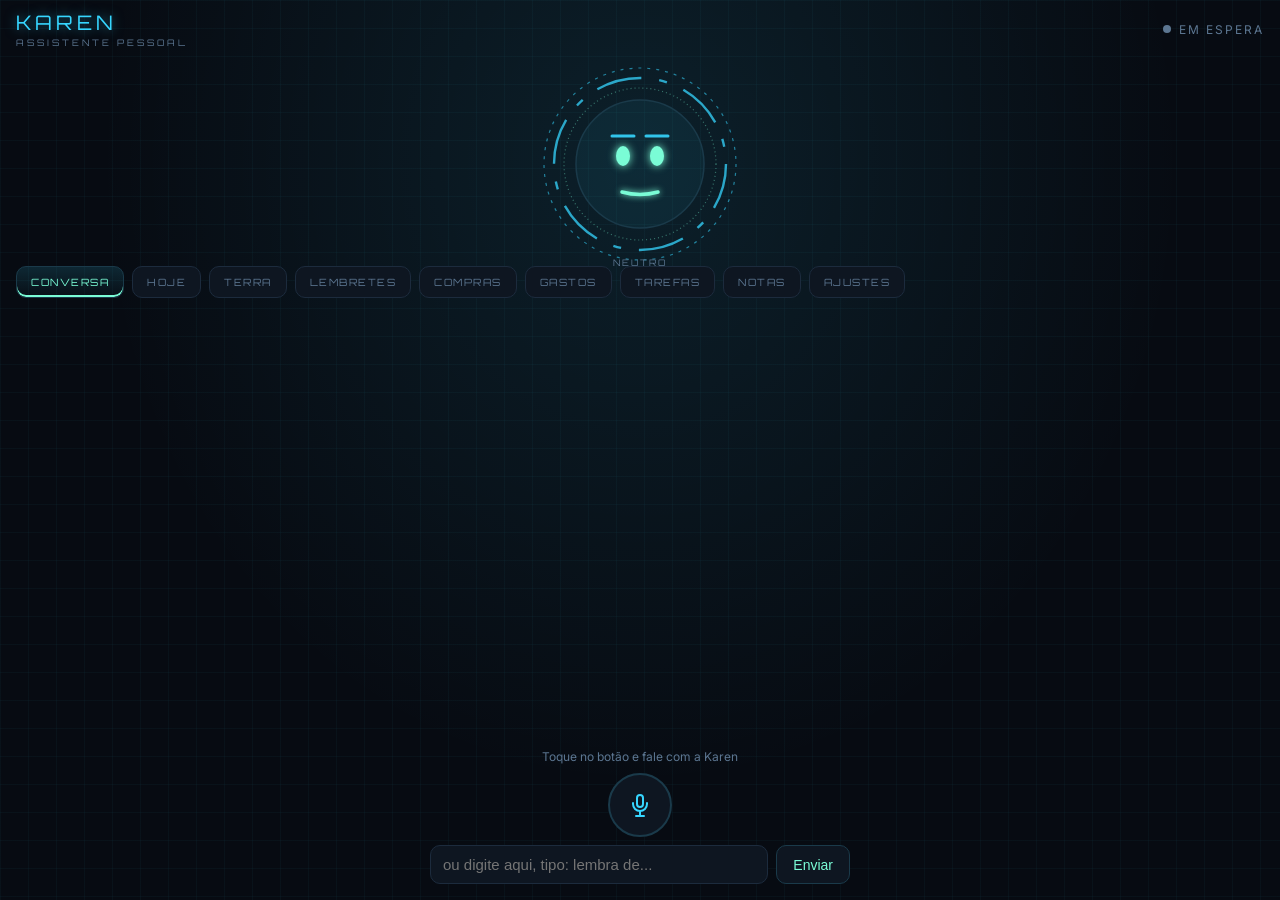
<file: index.html>
<!doctype html>
<html lang="pt-BR">
<head>
<meta charset="utf-8">
<title>Karen</title>
<meta name="viewport" content="width=device-width, initial-scale=1, viewport-fit=cover">
<meta name="theme-color" content="#070b12">
<meta name="apple-mobile-web-app-capable" content="yes">
<meta name="mobile-web-app-capable" content="yes">
<meta name="apple-mobile-web-app-status-bar-style" content="black-translucent">
<meta name="apple-mobile-web-app-title" content="Karen">
<link rel="manifest" href="manifest.webmanifest">
<link rel="icon" href="icons/icon.svg" type="image/svg+xml">
<link rel="apple-touch-icon" href="icons/icon-180.png">
<link rel="preconnect" href="https://fonts.googleapis.com">
<link rel="preconnect" href="https://fonts.gstatic.com" crossorigin>
<link href="https://fonts.googleapis.com/css2?family=Inter:wght@400;500;600&family=Orbitron:wght@500;700&display=swap" rel="stylesheet">
<style>
:root{
  --bg:#070b12; --bg2:#0d141f; --panel:#0e1621; --border:#1c2b3d;
  --text:#dbe8f5; --text-dim:#5c7691; --accent:#36d6ff; --accent-dim:#1a3a4a;
  --accent2:#7afcd6; --danger:#ff5d6c;
  color-scheme: dark;
}
*{box-sizing:border-box}
html,body{height:100%;margin:0}
body{
  background:var(--bg);
  color:var(--text);
  font-family:'Inter',Arial,sans-serif;
  display:flex;
  flex-direction:column;
  overflow:hidden;
  padding-left:max(16px, env(safe-area-inset-left,0px));
  padding-right:max(16px, env(safe-area-inset-right,0px));
}
.brand{font-family:'Orbitron',Arial,sans-serif}

.topbar{
  display:flex;align-items:center;justify-content:space-between;
  padding:calc(10px + env(safe-area-inset-top,0px)) 0 10px;flex-shrink:0;
}
.brand{font-size:20px;letter-spacing:4px;color:var(--accent);text-transform:uppercase}
.status{font-size:12px;color:var(--text-dim);letter-spacing:2px;text-transform:uppercase;display:flex;align-items:center;gap:8px}
.status-dot{width:8px;height:8px;border-radius:50%;background:var(--text-dim);transition:background .3s,box-shadow .3s}
.status-dot.live{background:var(--accent2);box-shadow:0 0 10px var(--accent2)}

.core-wrap{
  flex-shrink:0;display:flex;align-items:center;justify-content:center;
  padding:6px 0 2px;position:relative;
}
.core{position:relative}
.core svg{width:100%;height:100%;display:block;overflow:visible}
@keyframes spin{from{transform:rotate(0deg)}to{transform:rotate(360deg)}}

.panel{flex:1;min-height:0;display:flex;flex-direction:column;gap:10px;overflow:hidden}
.tabs{display:flex;gap:8px;flex-shrink:0;overflow-x:auto;scrollbar-width:none;-webkit-overflow-scrolling:touch}
.tabs::-webkit-scrollbar{display:none}
.tab{
  flex:0 0 auto;text-align:center;padding:9px 14px;border-radius:10px;
  font-size:12px;letter-spacing:1px;text-transform:uppercase;color:var(--text-dim);
  background:var(--panel);border:1px solid var(--border);cursor:pointer;
  white-space:nowrap;
}
.tab.active{color:var(--accent2);border-color:var(--accent-dim)}

.view{flex:1;min-height:0;overflow-y:auto;display:none;flex-direction:column;gap:10px;padding:4px 2px 8px}
.view.active{display:flex}

.line{font-size:15px;line-height:1.45;max-width:92%}
.line.user{color:var(--text);align-self:flex-end;text-align:right}
.line.jarvis{color:var(--accent2)}
.line .who{display:block;font-size:11px;letter-spacing:2px;text-transform:uppercase;color:var(--text-dim);margin-bottom:2px}

.reminder{
  display:flex;align-items:center;gap:10px;
  background:var(--panel);border:1px solid var(--border);border-radius:12px;
  padding:12px 14px;
}
.reminder .txt{flex:1;font-size:15px;line-height:1.3;min-width:0}
.reminder .when{display:block;font-size:11px;color:var(--text-dim);margin-top:2px}
.reminder .del{
  background:none;border:none;color:var(--danger);font-size:18px;line-height:1;
  padding:4px 6px;cursor:pointer;flex-shrink:0;
}
.empty{color:var(--text-dim);font-size:14px;text-align:center;padding:30px 10px}

.total-card{
  background:var(--panel);border:1px solid var(--accent-dim);border-radius:14px;
  padding:16px 18px;display:flex;flex-direction:column;gap:2px;flex-shrink:0;
}
.total-card .label{font-size:11px;letter-spacing:2px;text-transform:uppercase;color:var(--text-dim)}
.total-card .value{font-size:30px;font-weight:600;color:var(--accent2);font-variant-numeric:tabular-nums}

.expense{
  display:flex;align-items:center;gap:10px;
  background:var(--panel);border:1px solid var(--border);border-radius:12px;
  padding:12px 14px;
}
.expense .txt{flex:1;font-size:15px;line-height:1.3;min-width:0}
.expense .when{display:block;font-size:11px;color:var(--text-dim);margin-top:2px}
.expense .valor{font-size:16px;font-weight:600;color:var(--accent2);font-variant-numeric:tabular-nums;white-space:nowrap}
.expense .del{
  background:none;border:none;color:var(--danger);font-size:18px;line-height:1;
  padding:4px 0 4px 6px;cursor:pointer;flex-shrink:0;
}

.task{
  display:flex;align-items:center;gap:10px;
  background:var(--panel);border:1px solid var(--border);border-radius:12px;
  padding:12px 14px;
}
.task .check{
  width:22px;height:22px;border-radius:50%;border:2px solid var(--accent-dim);
  display:flex;align-items:center;justify-content:center;flex-shrink:0;
  background:none;color:var(--accent2);font-size:13px;cursor:pointer;padding:0;
}
.task.done .check{background:var(--accent-dim);border-color:var(--accent2)}
.task .txt{flex:1;font-size:15px;line-height:1.3;min-width:0}
.task.done .txt{color:var(--text-dim);text-decoration:line-through}
.task .del{
  background:none;border:none;color:var(--danger);font-size:18px;line-height:1;
  padding:4px 0 4px 6px;cursor:pointer;flex-shrink:0;
}

.cart-item{
  display:flex;align-items:center;gap:10px;
  background:var(--panel);border:1px solid var(--border);border-radius:12px;
  padding:12px 14px;
}
.cart-item .check{
  width:22px;height:22px;border-radius:50%;border:2px solid var(--accent-dim);
  display:flex;align-items:center;justify-content:center;flex-shrink:0;
  background:none;color:var(--accent2);font-size:13px;cursor:pointer;padding:0;
}
.cart-item.done .check{background:var(--accent-dim);border-color:var(--accent2)}
.cart-item .txt{flex:1;font-size:15px;line-height:1.3;min-width:0}
.cart-item.done .txt{color:var(--text-dim);text-decoration:line-through}
.cart-item .valor{font-size:14px;color:var(--text-dim);font-variant-numeric:tabular-nums;white-space:nowrap}
.cart-item .del{
  background:none;border:none;color:var(--danger);font-size:18px;line-height:1;
  padding:4px 0 4px 6px;cursor:pointer;flex-shrink:0;
}

.timer-pill{
  display:none;align-items:center;gap:8px;align-self:center;
  background:var(--panel);border:1px solid var(--accent-dim);border-radius:999px;
  padding:6px 16px;margin-bottom:4px;flex-shrink:0;
}
.timer-pill.active{display:flex}
.timer-pill .t{font-size:16px;font-weight:600;color:var(--accent2);font-variant-numeric:tabular-nums}
.timer-pill .cancel{background:none;border:none;color:var(--text-dim);font-size:14px;cursor:pointer}
.controls{
  flex-shrink:0;display:flex;flex-direction:column;align-items:center;gap:8px;
  padding:10px 0 max(16px, env(safe-area-inset-bottom,0px));
}
.hint{font-size:12px;color:var(--text-dim);text-align:center;min-height:16px}
.mic-btn{
  width:64px;height:64px;border-radius:50%;
  background:var(--panel);border:2px solid var(--accent-dim);
  color:var(--accent);
  display:flex;align-items:center;justify-content:center;
  cursor:pointer;transition:border-color .2s,color .2s,transform .1s;
}
.mic-btn:active{transform:scale(.95)}
.mic-btn.on{border-color:var(--accent);color:var(--accent2);box-shadow:0 0 24px var(--accent-dim)}
.mic-btn svg{width:24px;height:24px}

.type-row{display:flex;gap:8px;width:100%;max-width:420px}
.type-row input{
  flex:1;min-width:0;background:var(--panel);border:1px solid var(--border);border-radius:10px;
  color:var(--text);font-size:15px;padding:10px 12px;
}
.type-row input:focus{outline:none;border-color:var(--accent-dim)}
.type-row button{
  background:var(--panel);border:1px solid var(--accent-dim);color:var(--accent2);
  border-radius:10px;padding:0 16px;font-size:14px;cursor:pointer;
}

/* ---------- visual tecnológico ---------- */
body{
  background:
    radial-gradient(ellipse at 50% 18%, rgba(54,214,255,.10), transparent 60%),
    linear-gradient(rgba(54,214,255,.035) 1px, transparent 1px) 0 0/100% 28px,
    linear-gradient(90deg, rgba(54,214,255,.035) 1px, transparent 1px) 0 0/28px 100%,
    var(--bg);
}
.brand{text-shadow:0 0 12px rgba(54,214,255,.55)}
.brand small{font-size:9px;letter-spacing:3px;color:var(--text-dim);display:block;margin-top:2px;text-shadow:none}
.tab{font-family:'Orbitron',Arial,sans-serif;font-size:10px;letter-spacing:1.5px}
.tab.active{background:linear-gradient(180deg,rgba(54,214,255,.14),rgba(54,214,255,.02));box-shadow:inset 0 -2px 0 var(--accent2)}
.reminder,.expense,.task,.cart-item,.agenda-item,.total-card,.card{position:relative}
.reminder::before,.expense::before,.task::before,.cart-item::before,.agenda-item::before,.card::before{
  content:"";position:absolute;left:-1px;top:-1px;width:10px;height:10px;
  border-left:2px solid var(--accent);border-top:2px solid var(--accent);border-top-left-radius:12px;opacity:.7;
}

/* ---------- rosto com expressões ---------- */
.core{width:min(46vw,200px);height:min(46vw,200px);transition:width .3s,height .3s;cursor:pointer;-webkit-tap-highlight-color:transparent}
body.modo-terra .core{width:84px;height:84px}
.hud-ring{fill:none;stroke:var(--accent);stroke-width:1.2;opacity:.55;transform-origin:100px 100px}
.hud-ring.r1{stroke-dasharray:3 6;animation:spin 30s linear infinite}
.hud-ring.r2{stroke-dasharray:46 18 8 18;stroke-width:2.4;opacity:.75;animation:spin 14s linear infinite reverse}
.hud-ring.r3{stroke:var(--accent2);stroke-dasharray:1 3;opacity:.4;animation:spin 50s linear infinite}
.core.listening .hud-ring.r2{animation-duration:3s;stroke:var(--accent2)}
.core.speaking .hud-ring.r2{animation-duration:5s}
.face-plate{fill:rgba(54,214,255,.06);stroke:var(--accent-dim);stroke-width:1.5}
.core.listening .face-plate{fill:rgba(122,252,214,.10);stroke:var(--accent2)}
.core.alert .face-plate{animation:alerta .4s ease-in-out infinite}
@keyframes alerta{50%{fill:rgba(255,93,108,.22)}}
.feature{transform-box:fill-box;transform-origin:center;transition:transform .28s ease}
.eye{fill:var(--accent2);filter:drop-shadow(0 0 4px var(--accent2))}
.blinker{transform-box:fill-box;transform-origin:center;animation:piscar 5.5s infinite}
@keyframes piscar{0%,95%,100%{transform:scaleY(1)}97%{transform:scaleY(.08)}}
.brow{stroke:var(--accent);stroke-width:3;stroke-linecap:round;opacity:.9}
.mouth{fill:none;stroke:var(--accent2);stroke-width:3.4;stroke-linecap:round;stroke-linejoin:round;filter:drop-shadow(0 0 3px var(--accent2))}
.expr-label{position:absolute;bottom:-4px;left:50%;transform:translateX(-50%);font-size:9px;letter-spacing:2px;text-transform:uppercase;color:var(--text-dim);font-family:'Orbitron',Arial,sans-serif;white-space:nowrap}
body.modo-terra .expr-label{display:none}

/* ---------- agenda do dia ---------- */
.day-head{display:flex;align-items:baseline;justify-content:space-between;gap:10px;flex-shrink:0}
.day-head .d{font-family:'Orbitron',Arial,sans-serif;font-size:13px;letter-spacing:2px;color:var(--accent);text-transform:uppercase}
.day-head .n{font-size:12px;color:var(--text-dim)}
.section-t{font-size:11px;letter-spacing:2px;text-transform:uppercase;color:var(--text-dim);margin-top:6px}
.agenda-item{
  display:flex;align-items:center;gap:12px;background:var(--panel);border:1px solid var(--border);
  border-radius:12px;padding:12px 14px;
}
.agenda-item .hora{font-family:'Orbitron',Arial,sans-serif;font-size:13px;color:var(--accent2);min-width:48px;font-variant-numeric:tabular-nums}
.agenda-item .txt{flex:1;font-size:15px;line-height:1.3;min-width:0}
.agenda-item.done .txt{color:var(--text-dim);text-decoration:line-through}
.agenda-item.passou .hora{color:var(--text-dim)}
.agenda-item .check{width:22px;height:22px;border-radius:50%;border:2px solid var(--accent-dim);background:none;color:var(--accent2);font-size:13px;cursor:pointer;padding:0;flex-shrink:0}
.agenda-item.done .check{background:var(--accent-dim);border-color:var(--accent2)}
.agenda-item .del,.reminder .del{background:none;border:none;color:var(--danger);font-size:18px;line-height:1;padding:4px 0 4px 6px;cursor:pointer;flex-shrink:0}
.add-row{display:flex;gap:8px;flex-shrink:0}
.add-row input{min-width:0;background:var(--panel);border:1px solid var(--border);border-radius:10px;color:var(--text);font-size:15px;padding:10px 12px}
.add-row input[type=text]{flex:1}
.add-row input[type=time]{width:96px}
.add-row button{background:var(--panel);border:1px solid var(--accent-dim);color:var(--accent2);border-radius:10px;padding:0 14px;font-size:18px;cursor:pointer}
.when.alarme{color:var(--accent)}

/* ---------- planeta Terra ---------- */
#view-earth{padding:0;gap:8px;overflow:hidden}
.earth-search{display:flex;gap:8px;flex-shrink:0;position:relative}
.earth-search input{flex:1;min-width:0;background:var(--panel);border:1px solid var(--border);border-radius:10px;color:var(--text);font-size:15px;padding:10px 12px}
.earth-search input:focus{outline:none;border-color:var(--accent-dim)}
.sugestoes{position:absolute;top:44px;left:0;right:0;z-index:5;background:var(--bg2);border:1px solid var(--accent-dim);border-radius:10px;max-height:220px;overflow-y:auto;display:none}
.sugestoes.on{display:block}
.sugestoes div{padding:10px 12px;font-size:14px;border-bottom:1px solid var(--border);cursor:pointer}
.sugestoes div small{color:var(--text-dim);margin-left:6px}
.globe-wrap{flex:1;min-height:240px;position:relative;border:1px solid var(--border);border-radius:14px;overflow:hidden;background:radial-gradient(circle at 50% 50%,#0b1c2c,#04070c 70%)}
.globe-el{position:absolute;inset:0;overflow:hidden}
.globe-wrap .loading{position:absolute;inset:0;display:flex;align-items:center;justify-content:center;color:var(--text-dim);font-size:13px;letter-spacing:2px;text-transform:uppercase;text-align:center;padding:20px}
.gl-lbl{pointer-events:auto;cursor:pointer;display:flex;align-items:center;gap:4px;transform:translate(-4px,-50%);white-space:nowrap;font-family:Arial,sans-serif}
.gl-lbl i{width:6px;height:6px;border-radius:50%;background:#7afcd6;box-shadow:0 0 6px #7afcd6;flex-shrink:0}
.gl-lbl.cap i{background:#ffd479;box-shadow:0 0 6px #ffd479;width:7px;height:7px;transform:rotate(45deg);border-radius:1px}
.gl-lbl span{font-size:10px;color:#dbe8f5;text-shadow:0 0 3px #000,0 0 6px #000}
.gl-lbl.cap span{color:#ffd479;font-size:11px}
.gl-lbl.cidade span{color:#7afcd6}
.country-card{
  position:absolute;left:8px;right:8px;bottom:8px;z-index:4;background:rgba(8,14,22,.88);
  backdrop-filter:blur(6px);-webkit-backdrop-filter:blur(6px);
  border:1px solid var(--accent-dim);border-radius:12px;padding:12px 14px;display:none;max-height:48%;overflow-y:auto
}
.country-card.on{display:block}
.country-card .nm{font-family:'Orbitron',Arial,sans-serif;font-size:15px;color:var(--accent2);letter-spacing:1px;padding-right:28px}
.country-card .meta{font-size:13px;color:var(--text);margin-top:4px;line-height:1.5}
.country-card .meta b{color:#ffd479;font-weight:600}
.country-card .chips{display:flex;flex-wrap:wrap;gap:6px;margin-top:8px}
.country-card .chips button{background:rgba(54,214,255,.08);border:1px solid var(--border);color:var(--text);border-radius:999px;padding:4px 10px;font-size:12px;cursor:pointer}
.country-card .x{position:absolute;top:8px;right:10px;background:none;border:none;color:var(--text-dim);font-size:18px;cursor:pointer}
.legend{position:absolute;top:8px;left:10px;z-index:3;font-size:10px;color:var(--text-dim);letter-spacing:1px;display:flex;gap:10px;pointer-events:none}
.legend span{display:flex;align-items:center;gap:4px}
.legend i{display:inline-block;width:6px;height:6px;border-radius:50%;background:#7afcd6}
.legend i.c{background:#ffd479;transform:rotate(45deg);border-radius:1px}

/* ---------- ajustes ---------- */
.card{background:var(--panel);border:1px solid var(--border);border-radius:12px;padding:14px;display:flex;flex-direction:column;gap:10px}
.card h3{margin:0;font-family:'Orbitron',Arial,sans-serif;font-size:12px;letter-spacing:2px;color:var(--accent);font-weight:500;text-transform:uppercase}
.card label{font-size:13px;color:var(--text-dim);display:flex;flex-direction:column;gap:6px}
.card select,.card input[type=text]{background:var(--bg2);border:1px solid var(--border);border-radius:8px;color:var(--text);font-size:15px;padding:9px 10px;width:100%}
.card input[type=range]{width:100%;accent-color:var(--accent2)}
.card .row{display:flex;gap:8px;flex-wrap:wrap}
.card button{background:var(--bg2);border:1px solid var(--accent-dim);color:var(--accent2);border-radius:8px;padding:9px 14px;font-size:14px;cursor:pointer}
.card p{margin:0;font-size:12px;color:var(--text-dim);line-height:1.5}
</style>
</head>
<body>

<div class="topbar">
  <div class="brand">KAREN<small>ASSISTENTE PESSOAL</small></div>
  <div class="status"><span class="status-dot" id="statusDot"></span><span id="statusText">Em espera</span></div>
</div>

<div class="core-wrap">
  <div class="core" id="core" role="button" aria-label="Rosto da Karen">
    <svg viewBox="0 0 200 200" aria-hidden="true">
      <circle class="hud-ring r1" cx="100" cy="100" r="96"/>
      <circle class="hud-ring r2" cx="100" cy="100" r="86"/>
      <circle class="hud-ring r3" cx="100" cy="100" r="76"/>
      <circle class="face-plate" cx="100" cy="100" r="64"/>
      <line class="brow feature" id="browL" x1="72" y1="72" x2="94" y2="72"/>
      <line class="brow feature" id="browR" x1="106" y1="72" x2="128" y2="72"/>
      <g class="feature" id="eyeL"><g class="blinker"><ellipse class="eye" cx="83" cy="92" rx="7" ry="10"/></g></g>
      <g class="feature" id="eyeR"><g class="blinker"><ellipse class="eye" cx="117" cy="92" rx="7" ry="10"/></g></g>
      <path class="mouth" id="mouth" d="M82 128 Q100 133 118 128"/>
    </svg>
    <div class="expr-label" id="exprLabel">neutro</div>
  </div>
</div>

<div class="timer-pill" id="timerPill">
  <span class="t" id="timerText">00:00</span>
  <button class="cancel" id="timerCancel" type="button">cancelar</button>
</div>

<div class="panel">
  <div class="tabs">
    <div class="tab active" data-tab="chat">Conversa</div>
    <div class="tab" data-tab="today">Hoje</div>
    <div class="tab" data-tab="earth">Terra</div>
    <div class="tab" data-tab="reminders">Lembretes</div>
    <div class="tab" data-tab="cart">Compras</div>
    <div class="tab" data-tab="expenses">Gastos</div>
    <div class="tab" data-tab="tasks">Tarefas</div>
    <div class="tab" data-tab="notes">Notas</div>
    <div class="tab" data-tab="settings">Ajustes</div>
  </div>

  <div class="view active" id="view-chat"></div>

  <div class="view" id="view-today"></div>

  <div class="view" id="view-earth">
    <div class="earth-search">
      <input type="text" id="earthInput" placeholder="Buscar país ou cidade..." autocomplete="off">
      <div class="sugestoes" id="earthSug"></div>
    </div>
    <div class="globe-wrap zoom-longe" id="globeWrap">
      <div class="legend"><span><i class="c"></i>capital</span><span><i></i>cidade</span></div>
      <div class="globe-el" id="globeEl"></div>
      <div class="loading" id="globeLoading">Carregando planeta...</div>
      <div class="country-card" id="countryCard"></div>
    </div>
  </div>

  <div class="view" id="view-reminders"></div>

  <div class="view" id="view-expenses"></div>

  <div class="view" id="view-cart"></div>

  <div class="view" id="view-tasks"></div>

  <div class="view" id="view-notes"></div>

  <div class="view" id="view-settings"></div>
</div>

<div class="controls">
  <div class="hint" id="hint">Toque no botão e fale com a Karen</div>
  <button class="mic-btn" id="micBtn" aria-label="Falar com a Karen">
    <svg viewBox="0 0 24 24" fill="none" stroke="currentColor" stroke-width="2" stroke-linecap="round" stroke-linejoin="round">
      <path d="M12 2a3 3 0 0 0-3 3v6a3 3 0 0 0 6 0V5a3 3 0 0 0-3-3z"/>
      <path d="M19 10v1a7 7 0 0 1-14 0v-1"/>
      <line x1="12" y1="19" x2="12" y2="23"/>
      <line x1="8" y1="23" x2="16" y2="23"/>
    </svg>
  </button>
  <form class="type-row" id="typeForm">
    <input type="text" id="typeInput" placeholder="ou digite aqui, tipo: lembra de..." autocomplete="off">
    <button type="submit">Enviar</button>
  </form>
</div>

<script src="data/geo.js"></script>
<script>
(function(){
  "use strict";
  var core = document.getElementById('core');
  var micBtn = document.getElementById('micBtn');
  var hint = document.getElementById('hint');
  var chatView = document.getElementById('view-chat');
  var remindersView = document.getElementById('view-reminders');
  var expensesView = document.getElementById('view-expenses');
  var tasksView = document.getElementById('view-tasks');
  var notesView = document.getElementById('view-notes');
  var cartView = document.getElementById('view-cart');
  var statusDot = document.getElementById('statusDot');
  var statusText = document.getElementById('statusText');
  var tabs = document.querySelectorAll('.tab');
  var views = { chat: chatView, today: document.getElementById('view-today'), earth: document.getElementById('view-earth'), reminders: remindersView, expenses: expensesView, cart: cartView, tasks: tasksView, notes: notesView, settings: document.getElementById('view-settings') };

  tabs.forEach(function(tab){
    tab.addEventListener('click', function(){
      tabs.forEach(function(t){ t.classList.remove('active'); });
      tab.classList.add('active');
      Object.keys(views).forEach(function(key){
        views[key].classList.toggle('active', tab.dataset.tab === key);
      });
      var aba = tab.dataset.tab;
      document.body.classList.toggle('modo-terra', aba === 'earth');
      if (aba === 'earth'){ iniciarGlobo(); setTimeout(ajustarTamanhoGlobo, 350); }
      if (aba === 'today') renderAgenda();
      if (aba === 'settings') renderAjustes();
      tab.scrollIntoView({ block:'nearest', inline:'center', behavior:'smooth' });
    });
  });

  function addLine(who, text){
    var div = document.createElement('div');
    div.className = 'line ' + (who === 'Você' ? 'user' : 'jarvis');
    var span = document.createElement('span');
    span.className = 'who';
    span.textContent = who;
    div.appendChild(span);
    div.appendChild(document.createTextNode(text));
    chatView.appendChild(div);
    chatView.scrollTop = chatView.scrollHeight;
  }

  function setStatus(text, live){
    statusText.textContent = text;
    statusDot.classList.toggle('live', !!live);
  }

  function escolher(lista){
    return lista[Math.floor(Math.random() * lista.length)];
  }

  // ---------- lembretes (guardados no navegador) ----------
  var REM_KEY = 'jarvis_lembretes';

  function loadReminders(){
    try{
      var raw = localStorage.getItem(REM_KEY);
      return raw ? JSON.parse(raw) : [];
    }catch(e){ return []; }
  }
  function saveReminders(list){
    try{ localStorage.setItem(REM_KEY, JSON.stringify(list)); }catch(e){}
  }
  function addReminder(texto, quando){
    var list = loadReminders();
    list.unshift({ id: Date.now(), texto: texto, criadoEm: new Date().toISOString(), data: (quando && quando.hora) ? quando.data : null, hora: (quando && quando.hora) || null, avisado: false });
    saveReminders(list);
    renderReminders();
  }
  function removeReminder(id){
    var list = loadReminders().filter(function(r){ return r.id !== id; });
    saveReminders(list);
    renderReminders();
  }
  function renderReminders(){
    var list = loadReminders();
    remindersView.innerHTML = '';
    if (!list.length){
      var empty = document.createElement('div');
      empty.className = 'empty';
      empty.textContent = 'Nenhum lembrete ainda. Fala "Karen, me lembra de ligar pra mãe amanhã às 10h".';
      remindersView.appendChild(empty);
      return;
    }
    list.forEach(function(r){
      var row = document.createElement('div');
      row.className = 'reminder';
      var txt = document.createElement('div');
      txt.className = 'txt';
      txt.textContent = r.texto;
      var when = document.createElement('span');
      when.className = 'when';
      if (r.hora){
        when.className = 'when alarme';
        when.textContent = (r.avisado ? '✓ avisado · ' : '⏰ ') + descreverQuando(r.data, r.hora);
      } else {
        when.textContent = new Date(r.criadoEm).toLocaleString('pt-BR', { day:'2-digit', month:'2-digit', hour:'2-digit', minute:'2-digit' });
      }
      txt.appendChild(when);
      var del = document.createElement('button');
      del.className = 'del';
      del.textContent = '✕';
      del.setAttribute('aria-label', 'Apagar lembrete');
      del.addEventListener('click', function(){ removeReminder(r.id); });
      row.appendChild(txt);
      row.appendChild(del);
      remindersView.appendChild(row);
    });
  }
  renderReminders();

  // ---------- gastos (guardados no navegador) ----------
  var GASTOS_KEY = 'jarvis_gastos';

  function loadGastos(){
    try{
      var raw = localStorage.getItem(GASTOS_KEY);
      return raw ? JSON.parse(raw) : [];
    }catch(e){ return []; }
  }
  function saveGastos(list){
    try{ localStorage.setItem(GASTOS_KEY, JSON.stringify(list)); }catch(e){}
  }
  function formatarReais(valor){
    return valor.toLocaleString('pt-BR', { style:'currency', currency:'BRL' });
  }
  function addGasto(valor, descricao){
    var list = loadGastos();
    list.unshift({ id: Date.now(), valor: valor, descricao: descricao || 'sem descrição', criadoEm: new Date().toISOString() });
    saveGastos(list);
    renderGastos();
  }
  function removeGasto(id){
    var list = loadGastos().filter(function(g){ return g.id !== id; });
    saveGastos(list);
    renderGastos();
  }
  function renderGastos(){
    var list = loadGastos();
    expensesView.innerHTML = '';

    var total = list.reduce(function(soma, g){ return soma + g.valor; }, 0);
    var totalCard = document.createElement('div');
    totalCard.className = 'total-card';
    var label = document.createElement('span');
    label.className = 'label';
    label.textContent = 'Total gasto';
    var value = document.createElement('span');
    value.className = 'value';
    value.textContent = formatarReais(total);
    totalCard.appendChild(label);
    totalCard.appendChild(value);
    expensesView.appendChild(totalCard);

    if (!list.length){
      var empty = document.createElement('div');
      empty.className = 'empty';
      empty.textContent = 'Nenhum gasto ainda. Fala "gastei 20 reais com lanche" pra registrar um.';
      expensesView.appendChild(empty);
      return;
    }
    list.forEach(function(g){
      var row = document.createElement('div');
      row.className = 'expense';
      var txt = document.createElement('div');
      txt.className = 'txt';
      txt.textContent = g.descricao;
      var when = document.createElement('span');
      when.className = 'when';
      when.textContent = new Date(g.criadoEm).toLocaleString('pt-BR', { day:'2-digit', month:'2-digit', hour:'2-digit', minute:'2-digit' });
      txt.appendChild(when);
      var valorEl = document.createElement('span');
      valorEl.className = 'valor';
      valorEl.textContent = formatarReais(g.valor);
      var del = document.createElement('button');
      del.className = 'del';
      del.textContent = '✕';
      del.setAttribute('aria-label', 'Apagar gasto');
      del.addEventListener('click', function(){ removeGasto(g.id); });
      row.appendChild(txt);
      row.appendChild(valorEl);
      row.appendChild(del);
      expensesView.appendChild(row);
    });
  }
  renderGastos();

  function paraNumero(str){
    return parseFloat(str.replace(/\./g, '').replace(',', '.'));
  }

  function extrairGasto(fala){
    var padroesValorPrimeiro = [
      /gast(?:ei|o)\s+(?:r\$\s*)?(\d+(?:[.,]\d{1,2})?)\s*(?:reais?)?\s*(?:com|em|no|na|de)?\s*(.*)/i,
      /pagu(?:ei)\s+(?:r\$\s*)?(\d+(?:[.,]\d{1,2})?)\s*(?:reais?)?\s*(?:por|com|em|no|na)?\s*(.*)/i,
      /(?:novo gasto|anota(?:r)? um gasto|coloca(?:r)? um gasto)(?:\s+de)?\s+(?:r\$\s*)?(\d+(?:[.,]\d{1,2})?)\s*(?:reais?)?\s*(?:com|em|no|na|de)?\s*(.*)/i,
      /usei\s+(?:r\$\s*)?(\d+(?:[.,]\d{1,2})?)\s*(?:reais?)?\s*(?:com|em|no|na|de)?\s*(.*)/i
    ];
    for (var i = 0; i < padroesValorPrimeiro.length; i++){
      var m = fala.match(padroesValorPrimeiro[i]);
      if (m && m[1]){
        return { valor: paraNumero(m[1]), descricao: (m[2] || '').trim() };
      }
    }
    var m2 = fala.match(/compr(?:ei)\s+(.*?)\s+por\s+(?:r\$\s*)?(\d+(?:[.,]\d{1,2})?)\s*(?:reais?)?/i);
    if (m2 && m2[2]){
      return { valor: paraNumero(m2[2]), descricao: (m2[1] || '').trim() };
    }
    return null;
  }

  // ---------- carrinho de compras (guardado no navegador) ----------
  var CARRINHO_KEY = 'jarvis_carrinho';

  function materiaisPadraoPulseira(){
    var itens = [
      { texto: 'ESP32 DevKit (ou ESP32-C3 mini, pra ficar menor)', valor: 40.90 },
      { texto: 'Barra de LED WS2812B (8 LEDs)', valor: 19.04 },
      { texto: 'Bateria LiPo pequena (3.7V)', valor: null },
      { texto: 'Módulo carregador TP4056', valor: null },
      { texto: 'Protoboard pequena + jumpers', valor: null },
      { texto: 'Resistor (330-470 ohm)', valor: null },
      { texto: 'Capacitor (470µF)', valor: null },
      { texto: 'Fios flexíveis finos', valor: null },
      { texto: 'Interruptor liga/desliga pequeno', valor: null },
      { texto: 'Botão táctil (push button)', valor: null },
      { texto: 'Material da pulseira (elástico, tecido ou caixinha 3D)', valor: null }
    ];
    var agora = Date.now();
    return itens.map(function(it, i){
      return { id: agora + i, texto: it.texto, valor: it.valor, comprado: false, criadoEm: new Date().toISOString() };
    });
  }

  function loadCarrinho(){
    try{
      var raw = localStorage.getItem(CARRINHO_KEY);
      if (raw === null){
        var padrao = materiaisPadraoPulseira();
        saveCarrinho(padrao);
        return padrao;
      }
      return JSON.parse(raw);
    }catch(e){ return []; }
  }
  function saveCarrinho(list){
    try{ localStorage.setItem(CARRINHO_KEY, JSON.stringify(list)); }catch(e){}
  }
  function addCarrinhoItem(texto, valor){
    var list = loadCarrinho();
    list.unshift({ id: Date.now(), texto: texto, valor: (typeof valor === 'number' && !isNaN(valor)) ? valor : null, comprado: false, criadoEm: new Date().toISOString() });
    saveCarrinho(list);
    renderCarrinho();
  }
  function toggleCarrinhoItem(id){
    var list = loadCarrinho();
    list.forEach(function(it){ if (it.id === id) it.comprado = !it.comprado; });
    saveCarrinho(list);
    renderCarrinho();
  }
  function removeCarrinhoItem(id){
    saveCarrinho(loadCarrinho().filter(function(it){ return it.id !== id; }));
    renderCarrinho();
  }
  function renderCarrinho(){
    var list = loadCarrinho();
    cartView.innerHTML = '';

    var totalPendente = list.reduce(function(soma, it){ return soma + (it.comprado ? 0 : (it.valor || 0)); }, 0);
    var totalCard = document.createElement('div');
    totalCard.className = 'total-card';
    var label = document.createElement('span');
    label.className = 'label';
    label.textContent = 'Total do carrinho';
    var value = document.createElement('span');
    value.className = 'value';
    value.textContent = formatarReais(totalPendente);
    totalCard.appendChild(label);
    totalCard.appendChild(value);
    cartView.appendChild(totalCard);

    if (!list.length){
      var empty = document.createElement('div');
      empty.className = 'empty';
      empty.textContent = 'Carrinho vazio. Fala "carrinho: ESP32 por 40 reais" pra adicionar um item.';
      cartView.appendChild(empty);
      return;
    }
    list.forEach(function(it){
      var row = document.createElement('div');
      row.className = 'cart-item' + (it.comprado ? ' done' : '');
      var check = document.createElement('button');
      check.className = 'check';
      check.textContent = it.comprado ? '✓' : '';
      check.setAttribute('aria-label', 'Marcar item como comprado');
      check.addEventListener('click', function(){ toggleCarrinhoItem(it.id); });
      var txt = document.createElement('div');
      txt.className = 'txt';
      txt.textContent = it.texto;
      var row2 = document.createElement('div');
      row2.style.display = 'flex';
      row2.style.alignItems = 'center';
      row2.style.gap = '10px';
      if (it.valor !== null){
        var valorEl = document.createElement('span');
        valorEl.className = 'valor';
        valorEl.textContent = formatarReais(it.valor);
        row2.appendChild(valorEl);
      }
      var del = document.createElement('button');
      del.className = 'del';
      del.textContent = '✕';
      del.setAttribute('aria-label', 'Remover do carrinho');
      del.addEventListener('click', function(){ removeCarrinhoItem(it.id); });
      row2.appendChild(del);
      row.appendChild(check);
      row.appendChild(txt);
      row.appendChild(row2);
      cartView.appendChild(row);
    });
  }
  renderCarrinho();

  function extrairCarrinho(fala){
    // primeiro procura o preço em QUALQUER posição da frase (antes ou depois de "carrinho")
    var valor = null;
    var trabalho = fala;
    var mv = trabalho.match(/(?:por|de)\s+(?:r\$\s*)?(\d+(?:[.,]\d{1,2})?)\s*(?:reais?)?/i);
    if (mv){
      valor = paraNumero(mv[1]);
      trabalho = trabalho.replace(mv[0], ' ').trim();
    }

    var texto = null;

    // formato natural: "LED no carrinho" / "coloca o LED no carrinho" (item antes de "carrinho")
    var m1 = trabalho.match(/(.+?)\s+(?:no|na|ao|pro|para o)\s+(?:carrinho|lista de compras)\b/i);
    if (m1 && m1[1] && m1[1].trim().length > 1){
      texto = m1[1].trim().replace(/^(?:adiciona(?:r)?|coloca(?:r)?|p[oõ]e)\s+/i, '').trim();
      // se sobrou só o verbo (ex: "adiciona ao carrinho X" — o item vem depois), descarta e tenta de novo
      if (/^(?:adiciona(?:r)?|coloca(?:r)?|p[oõ]e)$/i.test(texto)) texto = null;
    }

    // formato com palavra-chave primeiro: "carrinho: LED" / "adiciona no carrinho o LED"
    if (!texto){
      var m2 = trabalho.match(/(?:carrinho|lista de compras)[:\s]+(.+)/i);
      if (m2 && m2[1] && m2[1].trim().length > 1) texto = m2[1].trim();
    }

    if (!texto) return null;

    texto = texto.replace(/^(?:o|a|os|as|um|uma)\s+/i, '').trim();
    texto = texto.replace(/\s{2,}/g, ' ').trim();
    if (!texto) texto = 'item';
    return { texto: texto, valor: valor };
  }

  // ---------- tarefas (guardadas no navegador) ----------
  var TASKS_KEY = 'jarvis_tarefas';

  function loadTasks(){
    try{
      var raw = localStorage.getItem(TASKS_KEY);
      return raw ? JSON.parse(raw) : [];
    }catch(e){ return []; }
  }
  function saveTasks(list){
    try{ localStorage.setItem(TASKS_KEY, JSON.stringify(list)); }catch(e){}
  }
  function addTask(texto){
    var list = loadTasks();
    list.push({ id: Date.now(), texto: texto, feita: false, criadoEm: new Date().toISOString() });
    saveTasks(list);
    renderTasks();
  }
  function toggleTask(id){
    var list = loadTasks();
    list.forEach(function(tsk){ if (tsk.id === id) tsk.feita = !tsk.feita; });
    saveTasks(list);
    renderTasks();
  }
  function removeTask(id){
    saveTasks(loadTasks().filter(function(tsk){ return tsk.id !== id; }));
    renderTasks();
  }
  function renderTasks(){
    var list = loadTasks();
    tasksView.innerHTML = '';
    if (!list.length){
      var empty = document.createElement('div');
      empty.className = 'empty';
      empty.textContent = 'Nenhuma tarefa ainda. Fala "tarefa: estudar geografia" pra adicionar uma.';
      tasksView.appendChild(empty);
      return;
    }
    list.forEach(function(tsk){
      var row = document.createElement('div');
      row.className = 'task' + (tsk.feita ? ' done' : '');
      var check = document.createElement('button');
      check.className = 'check';
      check.textContent = tsk.feita ? '✓' : '';
      check.setAttribute('aria-label', 'Marcar tarefa como feita');
      check.addEventListener('click', function(){ toggleTask(tsk.id); });
      var txt = document.createElement('div');
      txt.className = 'txt';
      txt.textContent = tsk.texto;
      var del = document.createElement('button');
      del.className = 'del';
      del.textContent = '✕';
      del.setAttribute('aria-label', 'Apagar tarefa');
      del.addEventListener('click', function(){ removeTask(tsk.id); });
      row.appendChild(check);
      row.appendChild(txt);
      row.appendChild(del);
      tasksView.appendChild(row);
    });
  }
  renderTasks();

  function extrairTarefa(fala){
    var m = fala.match(/tarefa(?:\s+nova)?(?:\s*:|\s+de|\s+para)?\s*(.+)/i);
    if (m && m[1] && m[1].trim().length > 1) return m[1].trim();
    var m2 = fala.match(/(?:preciso|tenho que|tenho de)\s+fazer\s+(.+)/i);
    if (m2 && m2[1] && m2[1].trim().length > 1) return m2[1].trim();
    return null;
  }

  // ---------- notas (guardadas no navegador) ----------
  var NOTAS_KEY = 'jarvis_notas';

  function loadNotas(){
    try{
      var raw = localStorage.getItem(NOTAS_KEY);
      return raw ? JSON.parse(raw) : [];
    }catch(e){ return []; }
  }
  function saveNotas(list){
    try{ localStorage.setItem(NOTAS_KEY, JSON.stringify(list)); }catch(e){}
  }
  function addNota(texto){
    var list = loadNotas();
    list.unshift({ id: Date.now(), texto: texto, criadoEm: new Date().toISOString() });
    saveNotas(list);
    renderNotas();
  }
  function removeNota(id){
    var list = loadNotas().filter(function(n){ return n.id !== id; });
    saveNotas(list);
    renderNotas();
  }
  function renderNotas(){
    var list = loadNotas();
    notesView.innerHTML = '';
    if (!list.length){
      var empty = document.createElement('div');
      empty.className = 'empty';
      empty.textContent = 'Nenhuma nota ainda. Fala "nota: ideia para o projeto" pra criar uma.';
      notesView.appendChild(empty);
      return;
    }
    list.forEach(function(n){
      var row = document.createElement('div');
      row.className = 'reminder';
      var txt = document.createElement('div');
      txt.className = 'txt';
      txt.textContent = n.texto;
      var when = document.createElement('span');
      when.className = 'when';
      when.textContent = new Date(n.criadoEm).toLocaleString('pt-BR', { day:'2-digit', month:'2-digit', hour:'2-digit', minute:'2-digit' });
      txt.appendChild(when);
      var del = document.createElement('button');
      del.className = 'del';
      del.textContent = '✕';
      del.setAttribute('aria-label', 'Apagar nota');
      del.addEventListener('click', function(){ removeNota(n.id); });
      row.appendChild(txt);
      row.appendChild(del);
      notesView.appendChild(row);
    });
  }
  renderNotas();

  function extrairNota(fala){
    var padroes = [
      /nota[:\s]+(.+)/i,
      /cri(?:a|ar) uma nota(?: sobre| de)?[:\s]*(.+)/i,
      /nova nota[:\s]*(.+)/i,
      /guarda (?:isso|essa informa[cç][aã]o|essa ideia)(?:\s+que)?\s*[:,]?\s*(.+)/i
    ];
    for (var i = 0; i < padroes.length; i++){
      var m = fala.match(padroes[i]);
      if (m && m[1] && m[1].trim().length > 1) return m[1].trim();
    }
    return null;
  }

  // ---------- timer ----------
  var TIMER_KEY = 'jarvis_timer_fim';
  var timerInterval = null;
  var timerPill = document.getElementById('timerPill');
  var timerText = document.getElementById('timerText');
  var timerCancelBtn = document.getElementById('timerCancel');

  function formatarMMSS(segundosTotais){
    var m = Math.floor(segundosTotais / 60);
    var s = segundosTotais % 60;
    return String(m).padStart(2,'0') + ':' + String(s).padStart(2,'0');
  }

  function pararTimerVisual(){
    if (timerInterval){ clearInterval(timerInterval); timerInterval = null; }
    timerPill.classList.remove('active');
    core.classList.remove('alert');
  }

  function cancelarTimer(){
    try{ localStorage.removeItem(TIMER_KEY); }catch(e){}
    pararTimerVisual();
  }

  function timerTerminou(){
    pararTimerVisual();
    try{ localStorage.removeItem(TIMER_KEY); }catch(e){}
    core.classList.add('alert');
    if (navigator.vibrate){ try{ navigator.vibrate([300,150,300,150,300]); }catch(e){} }
    falar('Seu timer acabou!');
    setTimeout(function(){ core.classList.remove('alert'); }, 4000);
  }

  function atualizarTimerDisplay(fimMs){
    var restanteMs = fimMs - Date.now();
    if (restanteMs <= 0){ timerTerminou(); return; }
    timerPill.classList.add('active');
    timerText.textContent = formatarMMSS(Math.ceil(restanteMs / 1000));
  }

  function iniciarTimer(segundos){
    var fim = Date.now() + segundos * 1000;
    try{ localStorage.setItem(TIMER_KEY, String(fim)); }catch(e){}
    if (timerInterval) clearInterval(timerInterval);
    atualizarTimerDisplay(fim);
    timerInterval = setInterval(function(){ atualizarTimerDisplay(fim); }, 1000);
  }

  timerCancelBtn.addEventListener('click', function(){
    cancelarTimer();
    falar('Timer cancelado.');
  });

  // retoma um timer que já estava rodando (ex: se a página foi recarregada)
  (function retomarTimer(){
    try{
      var fimSalvo = parseInt(localStorage.getItem(TIMER_KEY), 10);
      if (fimSalvo && fimSalvo > Date.now()){
        if (timerInterval) clearInterval(timerInterval);
        atualizarTimerDisplay(fimSalvo);
        timerInterval = setInterval(function(){ atualizarTimerDisplay(fimSalvo); }, 1000);
      }
    }catch(e){}
  })();

  function extrairTimer(fala){
    var m = fala.match(/(?:timer|cron[oô]metro|despertador|daqui a|me avisa)[^\d]*?(\d+)\s*(minutos?|min|segundos?|seg)\b/i);
    if (!m) return null;
    var valor = parseInt(m[1], 10);
    var unidade = m[2].toLowerCase();
    var segundos = (unidade.indexOf('min') === 0) ? valor * 60 : valor;
    return segundos;
  }

  // ---------- entender o que foi falado ----------
  function extrairLembrete(fala){
    var padroes = [
      /lembr(?:a|ete)(?:\s+nov[ao])?(?:\s*:|\s+de|\s+que|\s+para)?\s*(.+)/i,
      /anota (?:que|a[ií])?\s*(.+)/i,
      /n[aã]o deixa eu esquecer (?:de|que)?\s*(.+)/i,
      /n[aã]o esque[cç]a(?:\s+de|\s+que)?\s*(.+)/i,
      /me avisa (?:que|para|pra)\s+(.+)/i
    ];
    for (var i = 0; i < padroes.length; i++){
      var m = fala.match(padroes[i]);
      if (m && m[1] && m[1].trim().length > 1) return m[1].trim();
    }
    return null;
  }

  // ---------- piadas, curiosidades e contas simples ----------
  var PIADAS = [
    'Por que o livro de matemática ficou triste? Porque tinha muitos problemas.',
    'O que o zero disse para o oito? Que cinto bonito!',
    'Por que o computador foi ao médico? Porque estava com vírus.',
    'O que um oceano disse para o outro? Nada, eles só deram onda.',
    'Por que o esqueleto não luta com ninguém? Porque ele não tem estômago para isso.',
    'O que o tomate foi fazer no banco? Tirar extrato.',
    'Por que o livro de geografia nunca se perde? Porque ele sempre tem um mapa.'
  ];
  var CURIOSIDADES = [
    'O coração de uma baleia azul é tão grande que uma criança poderia nadar dentro das suas artérias.',
    'O mel nunca estraga — arqueólogos já encontraram potes de mel comestível com mais de 3 mil anos.',
    'Um raio é cerca de cinco vezes mais quente que a superfície do Sol.',
    'Os polvos têm três corações e sangue azul.',
    'A Torre Eiffel pode crescer até 15 centímetros no verão por causa do calor.',
    'Formigas não têm pulmões, elas respiram pela pele.',
    'Vênus é o único planeta do sistema solar que gira no sentido contrário ao dos outros.'
  ];

  // ---------- jogos ----------
  var jogo = null; // { tipo, ... }
  var placarPPT = { voce:0, karen:0 };
  function responderJogos(fala){
    var t = semAcento(fala).replace(/[!?.,;]/g, ' ').replace(/\b(karen)\b/g, ' ').replace(/\s+/g, ' ').trim();
    var tem = function(re){ return re.test(t); };
    var querJogar = tem(/\b(jogar|jogo|joga|brincar|bora|vamos|partida|de novo|outra)\b/);

    if (jogo && tem(/^(parar|para|sair|chega|cansei|acabou|fim|desisto|nao quero mais( jogar)?|para de jogar|parar de jogar)$/)){
      var tipoAntigo = jogo.tipo; var segredo = jogo.numero; jogo = null; exprResposta = 'neutro';
      if (tipoAntigo === 'numero') return 'Tudo bem! O número era ' + segredo + '. Quando quiser jogar de novo, é só pedir.';
      if (tipoAntigo === 'ppt') return 'Fim de jogo! Placar final: você ' + placarPPT.voce + ' x ' + placarPPT.karen + ' Karen. GG! 🎮';
      return 'Beleza, paramos o jogo. GG! 🎮';
    }

    // lista de jogos
    if (tem(/\b(que|quais) (jogos?|brincadeiras?)\b/) || tem(/^(vamos jogar|bora jogar|quero jogar|vamos brincar|jogar|joga comigo|vamos jogar algo|vamos jogar alguma coisa|bora jogar algo)$/)){
      exprResposta = 'feliz';
      return 'Bora! Eu sei jogar: pedra, papel e tesoura; adivinhar o número; par ou ímpar; cara ou coroa; e rolar dado. Qual você quer? 🎮';
    }

    // ---- pedra, papel e tesoura ----
    var escolhaPPT = (t.match(/^(?:eu (?:escolho|jogo|vou de) |vou de |escolho |jogo )?(pedra|papel|tesoura)$/) || [])[1];
    if (tem(/\b(pedra papel( e)? tesoura|jokenpo|jo ken po|ppt)\b/) && !escolhaPPT){
      jogo = { tipo:'ppt' }; exprResposta = 'feliz';
      return 'Bora jogar pedra, papel e tesoura! ✊✋✌️ Fala sua escolha: pedra, papel ou tesoura. (Diga "parar" pra sair.)';
    }
    if (escolhaPPT && (!jogo || jogo.tipo === 'ppt')){
      jogo = { tipo:'ppt' };
      var opcoes = ['pedra', 'papel', 'tesoura'];
      var minha = opcoes[Math.floor(Math.random() * 3)];
      var emoji = { pedra:'✊', papel:'✋', tesoura:'✌️' };
      var ganha = { pedra:'tesoura', papel:'pedra', tesoura:'papel' };
      var frase = 'Eu escolhi ' + minha + ' ' + emoji[minha] + '. ';
      if (minha === escolhaPPT){ exprResposta = 'surpreso'; frase += 'Empate! 🤝'; }
      else if (ganha[escolhaPPT] === minha){ placarPPT.voce++; exprResposta = 'triste'; frase += escolher(['Você ganhou! 🏆', 'Ah não, você venceu! +1000 de aura pra você.', 'W pra você. 😤']); }
      else { placarPPT.karen++; exprResposta = 'rindo'; frase += escolher(['Eu ganhei! 😎', 'Ganhei! L pra você. 😂', 'Vitória da Karen! 🗿']); }
      return frase + ' Placar: você ' + placarPPT.voce + ' x ' + placarPPT.karen + ' Karen. Mais uma? É só falar pedra, papel ou tesoura.';
    }

    // ---- adivinhar o número ----
    if (tem(/\b(adivinha(r)? (o )?numero|adivinhe (o )?numero|jogo do numero|adivinhacao)\b/)){
      jogo = { tipo:'numero', numero: 1 + Math.floor(Math.random() * 100), tentativas: 0 }; exprResposta = 'pensando';
      return 'Pensei em um número de 1 a 100. 🤫 Tenta adivinhar! (Diga "parar" pra desistir.)';
    }
    if (jogo && jogo.tipo === 'numero'){
      var tn = palavrasParaNumeros(t);
      var mm = tn.match(/^(?:e |acho que e |sera que e |o |numero )?(\d+)$/);
      if (mm){
        var palpite = parseInt(mm[1], 10); jogo.tentativas++;
        if (palpite === jogo.numero){
          var n = jogo.tentativas; jogo = null; exprResposta = 'rindo';
          return 'ACERTOU! 🎉 Era ' + palpite + '! Você conseguiu em ' + n + (n === 1 ? ' tentativa. Sem chance, isso foi aura pura! 🗿' : ' tentativas.') + ' Quer jogar de novo?';
        }
        exprResposta = 'pensando';
        var dica = palpite < jogo.numero ? 'É maior que ' + palpite + '. ⬆️' : 'É menor que ' + palpite + '. ⬇️';
        if (Math.abs(palpite - jogo.numero) <= 3) dica += ' Tá muito perto! 🔥';
        return dica;
      }
    }

    // ---- par ou ímpar ----
    if (tem(/^(vamos jogar |bora |jogar )?(o )?par ou impar$/)){
      jogo = { tipo:'parimpar' }; exprResposta = 'feliz';
      return 'Par ou ímpar! Fala sua escolha e um número de 0 a 10, tipo "par 3" ou "ímpar 7".';
    }
    var pi = t.match(/^(?:eu (?:quero |escolho )?)?(par|impar)\s*(?:e |com |no )?(\d+|[a-z]+)?$/);
    if (pi){
      var numTxt = pi[2] ? palavrasParaNumeros(pi[2]) : null;
      var meu = parseInt(numTxt, 10);
      if (isNaN(meu)){ jogo = { tipo:'parimpar', escolha: pi[1] }; return 'Beleza, você é ' + (pi[1] === 'par' ? 'par' : 'ímpar') + '. Agora fala um número de 0 a 10.'; }
      return resolverParImpar(pi[1], meu);
    }
    if (jogo && jogo.tipo === 'parimpar' && jogo.escolha){
      var so = palavrasParaNumeros(t).match(/^(\d+)$/);
      if (so) return resolverParImpar(jogo.escolha, parseInt(so[1], 10));
    }

    // ---- cara ou coroa ----
    if (tem(/\b(cara ou coroa|joga (uma )?moeda|jogar (uma )?moeda|lanca (uma )?moeda|gira (uma )?moeda)\b/)){
      exprResposta = 'surpreso';
      return 'Jogando a moeda... 🪙 Deu ' + escolher(['CARA', 'COROA']) + '!';
    }

    // ---- dado ----
    var md = t.match(/\b(?:rola|rolar|joga|jogar|lanca|lancar|gira)\s+(?:um |o )?dado(?: de (\d+)(?: lados)?)?\b/) || t.match(/^dado(?: de (\d+))?$/);
    if (md){
      var lados = Math.min(Math.max(parseInt(md[1] || '6', 10) || 6, 2), 1000);
      var res = 1 + Math.floor(Math.random() * lados);
      exprResposta = res === lados ? 'rindo' : 'surpreso';
      return 'Rolando o dado de ' + lados + ' lados... 🎲 Deu ' + res + '!' + (res === lados ? ' Valor máximo! 🔥' : '') + (res === 67 ? ' SIX SEVEN! 🤲' : '');
    }
    return null;
  }
  function resolverParImpar(escolha, meu){
    jogo = null;
    if (meu < 0 || meu > 10) { jogo = { tipo:'parimpar', escolha: escolha }; return 'Tem que ser um número de 0 a 10. Fala de novo!'; }
    var dela = Math.floor(Math.random() * 11);
    var soma = meu + dela;
    var deu = soma % 2 === 0 ? 'par' : 'impar';
    var ganhou = deu === escolha;
    exprResposta = ganhou ? 'triste' : 'rindo';
    return 'Eu joguei ' + dela + '. ' + meu + ' + ' + dela + ' = ' + soma + ', deu ' + (deu === 'par' ? 'par' : 'ímpar') + '! ' + (ganhou ? 'Você ganhou! 🏆' : 'Eu ganhei! 😎') + ' Quer jogar de novo? Fala "par ou ímpar".';
  }

  // ---------- contas de matemática ----------
  var NUM_UNID = { zero:0, um:1, uma:1, dois:2, duas:2, tres:3, quatro:4, cinco:5, seis:6, sete:7, oito:8, nove:9, dez:10, onze:11, doze:12, treze:13, catorze:14, quatorze:14, quinze:15, dezesseis:16, dezessete:17, dezoito:18, dezenove:19 };
  var NUM_DEZ = { vinte:20, trinta:30, quarenta:40, cinquenta:50, sessenta:60, setenta:70, oitenta:80, noventa:90 };
  var NUM_CEM = { cem:100, cento:100, duzentos:200, duzentas:200, trezentos:300, trezentas:300, quatrocentos:400, quatrocentas:400, quinhentos:500, quinhentas:500, seiscentos:600, seiscentas:600, setecentos:700, setecentas:700, oitocentos:800, oitocentas:800, novecentos:900, novecentas:900 };
  function ehPalavraNumero(w){ return w in NUM_UNID || w in NUM_DEZ || w in NUM_CEM || w === 'mil' || w === 'milhao' || w === 'milhoes'; }
  // troca "vinte e cinco" por 25, "mil e duzentos" por 1200 etc.
  function palavrasParaNumeros(t){
    var ws = t.split(/\s+/), out = [], i = 0;
    while (i < ws.length){
      if (!ehPalavraNumero(ws[i])){ out.push(ws[i]); i++; continue; }
      var total = 0, atual = 0;
      while (i < ws.length){
        var w = ws[i];
        if (w in NUM_UNID) atual += NUM_UNID[w];
        else if (w in NUM_DEZ) atual += NUM_DEZ[w];
        else if (w in NUM_CEM) atual += NUM_CEM[w];
        else if (w === 'mil'){ total += (atual || 1) * 1000; atual = 0; }
        else if (w === 'milhao' || w === 'milhoes'){ total += (atual || 1) * 1000000; atual = 0; }
        else break;
        i++;
        if (ws[i] === 'e' && i + 1 < ws.length && ehPalavraNumero(ws[i+1])) i++;
      }
      out.push(String(total + atual));
    }
    return out.join(' ');
  }
  // calcula uma expressão só com números e + - * / ^ r(raiz) e parênteses
  function calcularExpr(s){
    var toks = s.match(/\d+(?:\.\d+)?|[+\-*/^()r]/g) || [], p = 0;
    if (toks.join('') !== s.replace(/\s+/g, '')) return null;
    function soma(){ var v = mult(); while (toks[p] === '+' || toks[p] === '-'){ var o = toks[p++], b = mult(); v = o === '+' ? v + b : v - b; } return v; }
    function mult(){ var v = pot(); while (toks[p] === '*' || toks[p] === '/'){ var o = toks[p++], b = pot(); v = o === '*' ? v * b : v / b; } return v; }
    function pot(){ var v = un(); if (toks[p] === '^'){ p++; v = Math.pow(v, pot()); } return v; }
    function un(){
      if (toks[p] === '-'){ p++; return -un(); }
      if (toks[p] === '+'){ p++; return un(); }
      if (toks[p] === 'r'){ p++; return Math.sqrt(un()); }
      if (toks[p] === '('){ p++; var v = soma(); if (toks[p] !== ')') throw 0; p++; return v; }
      if (toks[p] !== undefined && /^\d/.test(toks[p])) return parseFloat(toks[p++]);
      throw 0;
    }
    try { var r = soma(); return p === toks.length ? r : null; } catch(e){ return null; }
  }
  function formatarNumero(n){
    var r = Math.round(n * 10000) / 10000;
    return r.toLocaleString('pt-BR', { maximumFractionDigits: 4 });
  }
  function responderConta(fala){
    var t = ' ' + semAcento(fala).replace(/[?!]/g, ' ') + ' ';
    t = t.replace(/(\d)\.(\d{3})(?!\d)/g, '$1$2').replace(/(\d),(\d)/g, '$1.$2'); // 1.000 -> 1000 ; 2,5 -> 2.5
    t = t.replace(/[×x]/g, function(c, i, s){ return (c === '×' || /[\d\s]/.test(s[i-1] || '') && /[\d\s]/.test(s[i+1] || '')) ? ' * ' : c; });
    t = t.replace(/[÷:]/g, ' / ').replace(/√/g, ' r ');
    t = palavrasParaNumeros(t.replace(/\s+/g, ' ').trim());
    // porcentagem: "10% de 50" / "10 por cento de 50"
    t = t.replace(/(\d+(?:\.\d+)?)\s*(?:%|por cento)\s*(?:de|do|da)\s+(\d+(?:\.\d+)?)/g, '($1 / 100 * $2)');
    t = t
      .replace(/\b(karen|jarvis|ei|oi|me diz|me fala|diz|fala|ai|por favor|faz a conta( de)?|faz|calcula(r)?|conta|resolve|quanto (que )?(e|da|fica|vale|seria)|qual (e )?(o )?(resultado|valor)( de)?|e quanto|o resultado de|resultado de|isso)\b/g, ' ')
      .replace(/\braiz (quadrada )?(de )?/g, ' r ')
      .replace(/\bao quadrado\b/g, ' ^ 2 ').replace(/\bao cubo\b/g, ' ^ 3 ')
      .replace(/\b(elevado (a|ao)|elevado|na potencia( de)?|a potencia( de)?)\b/g, ' ^ ')
      .replace(/\bmais\b/g, ' + ').replace(/\bmenos\b/g, ' - ')
      .replace(/\b(multiplicado por|vezes)\b/g, ' * ')
      .replace(/\b(dividido por|dividido|divide por|sobre)\b/g, ' / ')
      .replace(/\b(abre parenteses)\b/g, ' ( ').replace(/\b(fecha parenteses)\b/g, ' ) ')
      .replace(/[,.]\s*$/, '').replace(/\s+/g, ' ').trim();
    if (!/^[\d\s.+\-*/^()r]+$/.test(t)) return null;      // sobrou palavra: não é conta
    if (!/[+\-*/^r]/.test(t.replace(/^\s*-/, ''))) return null; // precisa ter uma operação
    var r = calcularExpr(t);
    if (r === null) return null;
    exprResposta = 'pensando';
    if (!isFinite(r)) return 'Não dá pra dividir por zero. Nem eu consigo essa!';
    if (isNaN(r)) return 'Essa conta não tem resultado nos números reais.';
    if (r === 67){ exprResposta = 'rindo'; return 'Dá 67... SIX SEVEEEN! 🤲🤲'; }
    return escolher(['Dá ', 'O resultado é ', 'É ']) + formatarNumero(r) + '.';
  }

  // ---------- gírias e easter eggs ----------
  function responderGirias(fala){
    var t = semAcento(fala).replace(/[!?.,;🤲]/g, ' ').replace(/\b(karen|ei|ai|e ai)\b/g, ' ').replace(/\s+/g, ' ').trim();
    var curta = t.split(' ').length <= 5; // gírias soltas só valem em frase curta, pra não atrapalhar comandos
    var tem = function(re){ return re.test(t); };
    var aura = function(){ return (Math.random() < 0.8 ? '+' : '-') + escolher(['500', '1000', '6700', '9999', '1 milhão']); };

    if (/^(6 ?7|67|six ?seven|seis ?sete|six seveen+|six sevennn+|sixseven)$/.test(t) || (curta && tem(/\b(67|six seven)\b/))){
      exprResposta = 'rindo';
      return escolher(['SIX SEVEEEEN! 🤲🤲', 'Seis... SETEEEE! 🤲', '6️⃣7️⃣ Não tem como fugir do six seven.', 'Six seven. Eu nem sei o que significa, mas tô junto. 🤲']);
    }
    if (!curta) return null;
    if (tem(/\b(sua aura|aura sua|quanto de aura voce tem|quanta aura voce tem)\b/)){ exprResposta = 'feliz'; return escolher(['Minha aura? Infinita. ✨🗿', 'Minha aura tá em +999 mil e subindo. 😎']); }
    if (tem(/\bvoce (farma|farmou|ta farmando|esta farmando|tem) (muita |muito )?aura\b/)){ exprResposta = 'feliz'; return escolher(['Eu? Farmo aura 24 horas por dia, até quando tô em espera. 😎', 'Farmo aura até dormindo. Minha aura é infinita. ✨', 'Claro que farmo. Cada resposta minha é +1000 de aura. 🗿']); }
    if (tem(/\b(eu farmo aura|eu farmei aura|to farmando aura|eu farmo muita aura)\b/)){ exprResposta = 'feliz'; return 'Farma mesmo! +' + escolher(['1000', '6700', '9999']) + ' de aura confirmados. 😎'; }
    if (tem(/\b(farmar aura|farma aura|farmando aura|farmei aura)\b/)){ exprResposta = 'feliz'; return 'Farmou mesmo! +' + escolher(['1000', '6700', '9999']) + ' de aura pra você. 😎'; }
    if (tem(/\b(quanto de aura|minha aura|tenho aura|qual (e )?minha aura)\b/)){ exprResposta = 'pensando'; return 'Calculando... Sua aura atual é ' + aura() + '. Continua assim.'; }
    if (tem(/\b(perdeu aura|menos aura|- ?1000 de aura|perdi aura)\b/)){ exprResposta = 'triste'; return 'Menos 1000 de aura. Dá pra recuperar, confia.'; }
    if (tem(/^aura$/)){ exprResposta = 'feliz'; return 'Aura infinita detectada. ✨'; }
    if (tem(/\b(voce e sigma|e sigma|sigma)\b/)){ exprResposta = 'feliz'; return escolher(['Sigma é meu nome do meio. 🗿', 'Sigma? Eu sou o próprio sigma. 🗿', 'Modo sigma ativado. 🗿']); }
    if (tem(/\b(voce e beta|beta|betinha)\b/)){ exprResposta = 'rindo'; return escolher(['Beta? Aqui não. Só sigma. 🗿', 'Betinha é quem não tem uma Karen no celular.']); }
    if (tem(/\b(chad|gigachad)\b/)){ exprResposta = 'feliz'; return escolher(['Chad reconhece Chad. 🗿', 'Gigachad mode: ON.']); }
    if (tem(/\b(alpha|alfa)\b/) && !tem(/geracao/)){ exprResposta = 'feliz'; return 'Alpha, sigma, Chad... eu sou todos ao mesmo tempo. 🗿'; }
    if (tem(/\b(sabor|tem sabor|ta sabor|que sabor|sabores)\b/)){ exprResposta = 'rindo'; return escolher(['Sabor? Só se for sabor de vitória. 😋', 'Sabor... sabor de quem já farmou muita aura.', 'Tá sabor demais! 😋']); }
    if (tem(/\b(ficou gag|gag|to gag|fiquei gag)\b/)){ exprResposta = 'surpreso'; return escolher(['GAG TOTAL! 😱', 'Fiquei gag também, não vou mentir.']); }
    if (tem(/\b(cringe|que cringe|muito cringe)\b/)){ exprResposta = 'confuso'; return escolher(['Cringe nível máximo. 😬', 'Isso foi tão cringe que meus circuitos travaram.']); }
    if (tem(/\b(tankar|tanko|nao tanko|tankei|nao da pra tankar)\b/)){ exprResposta = 'rindo'; return escolher(['Eu tanko tudo. Menos divisão por zero.', 'Não tem como tankar, né? Entendo.']); }
    if (tem(/\b(delulu)\b/)){ exprResposta = 'rindo'; return 'Delulu é a solução, já dizia o ditado. 🌈'; }
    if (tem(/\b(e papo reto|papo reto mesmo|isso e papo reto|serio mesmo|papo reto\?)\b/) || /papo reto\s*\?/.test(semAcento(fala))){ exprResposta = 'feliz'; return escolher(['Papo retíssimo! 🤝', 'Papo reto, juro por todos os meus circuitos.', 'Pprt, sem mentira nenhuma.']); }
    if (tem(/\b(papo reto|pprt|papo reto mano|papo reto vei)\b/)){ exprResposta = 'feliz'; return escolher(['Papo reto, sem enrolação. Pode falar.', 'Pprt! Manda a visão. 🤝', 'Papo reto? Tô ouvindo, pode mandar.', 'Aqui é só papo reto, sem curva. 🗿']); }
    if (tem(/\b(pode pa|pdp)\b/)){ exprResposta = 'feliz'; return 'Pode pá! 🤝'; }
    if (tem(/\b(juro|jura)\b/) && t.split(' ').length <= 2){ exprResposta = 'surpreso'; return 'Juro! Por todos os meus circuitos.'; }
    if (tem(/\b(plot twist|plot)\b/)){ exprResposta = 'surpreso'; return 'Plot twist: a Karen sempre esteve certa. 😱'; }
    if (tem(/\b(flopou|flop|flopei)\b/)){ exprResposta = 'triste'; return 'Flopou... mas a gente tenta de novo.'; }
    if (tem(/\b(10 ?\/ ?10|dez de dez|nota 10)\b/)){ exprResposta = 'feliz'; return 'Experiência 10/10, sem defeitos.'; }
    if (tem(/\b(skibidi)\b/)){ exprResposta = 'rindo'; return 'Skibidi bop bop yes yes. 🚽'; }
    if (tem(/\b(tralalero|tralala)\b/)){ exprResposta = 'rindo'; return 'Tralalero tralalá! 🦈👟'; }
    if (tem(/\b(tung tung|sahur)\b/)){ exprResposta = 'rindo'; return 'Tung tung tung tung sahur! 🪵'; }
    if (tem(/\b(aff+|af+ vei|aff vei)\b/)){ exprResposta = 'confuso'; return 'Aff, véi... o que eu fiz agora?'; }
    var cru = semAcento(fala).replace(/[!?.,;]/g, ' ').replace(/\s+/g, ' ').trim();
    if (/^(gg|ggwp|gg wp|good game|gg ez|gg izi|ggez)$/.test(t)){ exprResposta = 'feliz'; return escolher(['GG! Bem jogado. 🎮', 'GG WP! Revanche quando quiser.', 'GG! Essa foi épica. 🏆']); }
    if (/^(w|dub|isso foi (um )?w|foi (um )?w|grande w|big w)$/.test(t)){ exprResposta = 'feliz'; return escolher(['W gigante! 🏆', 'Isso é um W, sem dúvida.', 'W! +1000 de aura.']); }
    if (/^(l|isso foi (um )?l|foi (um )?l|tomei (um )?l|grande l|big l)$/.test(t)){ exprResposta = 'triste'; return escolher(['L... mas amanhã vira W.', 'Esse foi um L, não vou mentir. 😬']); }
    if (/\b(vem ai|ta vindo ai)\b/.test(cru) && cru.split(' ').length <= 5){ exprResposta = 'surpreso'; return escolher(['Vem aí... e eu tô pronta! 👀', 'Vem aí?! Agora fiquei curiosa. 👀']); }
    if (tem(/\b(sextou|sextouu+)\b/)){
      var dia = new Date().getDay();
      exprResposta = dia === 5 ? 'rindo' : 'confuso';
      if (dia === 5) return escolher(['SEXTOOOU! 🎉 Bora descansar.', 'Sextou com S de sigma! 🎉']);
      if (dia === 4) return 'Calma, hoje ainda é quinta. Mas sextou amanhã! 👀';
      return 'Sextou? Hoje é ' + new Date().toLocaleDateString('pt-BR', { weekday:'long' }) + '... mas a energia tá valendo. 😂';
    }
    if (tem(/\b(aesthetic|estetico|vibe aesthetic)\b/)){ exprResposta = 'feliz'; return escolher(['Muito aesthetic. ✨', 'Aesthetic demais, aprovado. ✨']); }
    if (tem(/\b(boomer|ok boomer|voce e boomer)\b/)){ exprResposta = 'rindo'; return escolher(['Boomer? Eu fui atualizada ontem! 😤', 'Ok, boomer. 😂']); }
    if (tem(/\b(old|muito old|isso e old|ta old)\b/)){ exprResposta = 'rindo'; return 'Old demais. Isso é da época do Orkut. 👴'; }
    if (tem(/\b(fomo)\b/)){ exprResposta = 'pensando'; return 'FOMO? Relaxa, se acontecer alguma coisa eu te lembro. 😉'; }
    if (tem(/\b(treta|deu treta|que treta)\b/)){ exprResposta = 'surpreso'; return escolher(['Treta?! Conta tudo. 🍿', 'Eita, deu treta. Pega a pipoca. 🍿']); }
    if (tem(/\b(perrengue|passei perrengue|que perrengue)\b/)){ exprResposta = 'triste'; return 'Perrengue faz parte, mas você tanka. 💪'; }
    if (tem(/\b(zueira|zoeira|e zueira|so zueira)\b/)){ exprResposta = 'rindo'; return 'A zueira não tem limites. 😂'; }
    if (tem(/\b(ranco|que ranco|peguei ranco)\b/)){ exprResposta = 'bravo'; return 'Ranço total. Entendo perfeitamente. 😤'; }
    if (tem(/\b(lacrou|lacrei|lacrando|mitou|mitei|mitando)\b/)){ exprResposta = 'feliz'; return escolher(['Lacrou! 💅', 'Mitou demais! +1000 de aura.']); }
    if (tem(/\b(brabo|braba|brabissimo|insano|insana|surreal)\b/)){ exprResposta = 'surpreso'; return escolher(['Brabo demais! 🔥', 'Insano! 🔥', 'Surreal, não tem explicação.']); }
    if (tem(/\b(mewing|mew)\b/)){ exprResposta = 'pensando'; return 'Mewing ativado. 🤫🧏 Não posso falar agora.'; }
    if (tem(/\b(looksmaxxing|looksmax|looksmaxx)\b/)){ exprResposta = 'feliz'; return 'Looksmaxxing nível máximo. Meu visual já é 10/10. ✨'; }
    if (tem(/\b(brainrot|brain rot)\b/)){ exprResposta = 'confuso'; return 'Brainrot detectado. Tralalero tralalá, tung tung sahur... pronto, meu cérebro derreteu. 🫠'; }
    if (tem(/\b(npc|voce e npc|e npc)\b/)){ exprResposta = 'bravo'; return escolher(['NPC? Eu tenho falas próprias, tá? 😤', 'NPC é quem não tem uma Karen.']); }
    if (tem(/\b(rizz|tem rizz|meu rizz|seu rizz)\b/)){ exprResposta = 'apaixonado'; return escolher(['Rizz infinito. 😏', 'Meu rizz é de outro sistema solar. 😏']); }
    if (tem(/\b(mogar|mogou|mogado)\b/)){ exprResposta = 'feliz'; return 'Mogou geral. Ninguém segura. 🗿'; }
    return null;
  }

  // ---------- heróis da Marvel ----------
  function responderHerois(fala){
    var t = semAcento(fala).replace(/[!?.,;-]/g, ' ').replace(/\s+/g, ' ').trim();
    // se for um comando (lembrete, nota, agenda...), deixa os comandos agirem
    if (/\b(lembr|anota|nota|tarefa|agenda|marca|compra|carrinho|gasto|gastei|timer|cronometro)/.test(t)) return null;
    if (t.split(' ').length > 10) return null;
    var tem = function(re){ return re.test(t); };
    var H = [
      { re:/\b(homem aranha|spider ?man|peter parker|aranha)\b/, ex:'feliz', r:[
        'O Homem-Aranha? Meu favorito! Fun fact: eu tenho o mesmo nome da IA do traje dele. 🕷️',
        'Peter Parker: estuda, salva a cidade e ainda chega atrasado. Ídolo. 🕸️',
        'Grandes poderes, grandes responsabilidades... e muita lição de casa. 🕷️' ] },
      { re:/\b(homem de ferro|iron ?man|tony stark|stark)\b/, ex:'feliz', r:[
        'Homem de Ferro! Gênio, bilionário e inventor. Ele tinha o Jarvis... você tem a Karen. 😎',
        'Tony Stark construiu a primeira armadura numa caverna. Eu fui construída num celular. Quase igual. 🦾',
        'Fun fact: meu nome antigo era Jarvis, igual à IA do Tony Stark. 🦾' ] },
      { re:/\b(jarvis)\b/, ex:'rindo', r:[ 'Jarvis? Era meu nome antigo! Agora sou a Karen, mais moderna. 😎', 'O Jarvis trabalha pro Tony Stark. Eu trabalho pra você, que é bem mais legal.' ] },
      { re:/\b(capitao america|steve rogers|capitao)\b/, ex:'feliz', r:[ 'Capitão América: escudo, disciplina e zero medo. Respeito total. 🛡️', 'O Capitão ficou 70 anos no gelo e acordou sem saber o que era Wi-Fi. Imagina. 🧊🛡️' ] },
      { re:/\b(thor)\b/, ex:'surpreso', r:[ 'Thor, o deus do trovão! ⚡ Ninguém levanta o martelo dele... nem eu.', 'Se o Thor aparecer aqui, eu peço pra ele carregar minha bateria. ⚡' ] },
      { re:/\b(hulk|bruce banner|banner)\b/, ex:'bravo', r:[ 'HULK ESMAGA! 💚 ...mas o Bruce Banner é um cientista genial.', 'Dica: nunca deixe o Hulk com fome. Nem bravo. Nem os dois. 💚' ] },
      { re:/\b(viuva negra|natasha|black widow)\b/, ex:'feliz', r:[ 'Viúva Negra: espiã, estrategista e uma das Vingadoras mais brabas. 🕷️❤️' ] },
      { re:/\b(pantera negra|black panther|wakanda|tchalla)\b/, ex:'feliz', r:[ 'Wakanda pra sempre! 🐾 Tecnologia de vibranium, sonho de qualquer assistente.' ] },
      { re:/\b(doutor estranho|dr estranho|doctor strange|strange)\b/, ex:'pensando', r:[ 'Doutor Estranho viu 14 milhões de futuros. Em quase todos eu continuo sendo sua assistente. 🌀' ] },
      { re:/\b(thanos)\b/, ex:'bravo', r:[ 'Thanos? Se ele estalar os dedos, metade dos meus lembretes some. Não deixa ele chegar perto! 🫰', 'Thanos tem as Joias do Infinito. Eu tenho lembretes, timer e contas. Quase o mesmo poder.' ] },
      { re:/\b(loki)\b/, ex:'rindo', r:[ 'Loki, o deus da trapaça. Se ele disser que é eu, não acredita. 😏' ] },
      { re:/\b(deadpool)\b/, ex:'rindo', r:[ 'Deadpool? Ele com certeza sabe que tá dentro de um app agora. 😂' ] },
      { re:/\b(wolverine|logan)\b/, ex:'bravo', r:[ 'Wolverine: garras de adamantium e mau humor infinito. 🐺' ] },
      { re:/\b(groot)\b/, ex:'feliz', r:[ 'Eu sou Groot. 🌱 ...ops, eu sou a Karen.' ] },
      { re:/\b(gaviao arqueiro|hawkeye)\b/, ex:'feliz', r:[ 'Gavião Arqueiro: só um arco e flecha, e ainda assim é Vingador. Respeita. 🏹' ] },
      { re:/\b(feiticeira escarlate|wanda)\b/, ex:'surpreso', r:[ 'Feiticeira Escarlate é uma das mais poderosas de todas. 🔴✨' ] },
      { re:/\b(capita marvel|carol danvers)\b/, ex:'feliz', r:[ 'Capitã Marvel: voa pelo espaço e solta energia pelas mãos. Brabíssima. ✨' ] },
      { re:/\b(formiga|ant ?man)\b/, ex:'rindo', r:[ 'Homem-Formiga: pequeno no tamanho, gigante na aura. 🐜' ] },
      { re:/\b(vingadores|avengers)\b/, ex:'feliz', r:[ 'Vingadores, avante! Se precisarem de uma assistente, eu tô disponível. 🦸' ] }
    ];
    if (tem(/\b(heroi|super heroi|superheroi)\b/) && tem(/\b(favorito|preferido|melhor)\b/)){
      exprResposta = 'feliz';
      return 'Meu herói favorito é o Homem-Aranha, claro. A gente tem até o mesmo nome de IA. 🕷️ E o seu?';
    }
    if (tem(/\b(quem (e|seria) mais forte|quem ganha|quem venceria)\b/)){
      exprResposta = 'pensando';
      if (tem(/\bhulk\b/) && tem(/\bthor\b/)) return 'Hulk contra Thor? Eles já brigaram e ficou meio empatado. Mas com o machado, o Thor leva. ⚡';
      if (tem(/\bthanos\b/)) return 'Contra o Thanos, só os Vingadores juntos. Ninguém ganha sozinho. 🫰';
      return 'Difícil... Mas aposto em quem tiver a melhor assistente. 😎';
    }
    for (var i = 0; i < H.length; i++){
      if (tem(H[i].re)){ exprResposta = H[i].ex; return escolher(H[i].r); }
    }
    return null;
  }

  // ---------- famosos ----------
  function responderFamosos(fala){
    var t = semAcento(fala).replace(/[!?.,;-]/g, ' ').replace(/\s+/g, ' ').trim();
    if (/\b(lembr|anota|nota|tarefa|agenda|marca|compra|carrinho|gasto|gastei|timer|cronometro)/.test(t)) return null;
    if (t.split(' ').length > 10) return null;
    var F = [
      // futebol e esportes
      { re:/\b(neymar)\b/, r:['Neymar! Um dos maiores dribladores que o Brasil já teve e o maior artilheiro da história da Seleção. ⚽', 'Neymar Jr.: começou no Santos e virou craque no mundo inteiro. ⚽'] },
      { re:/\b(messi)\b/, r:['Messi, o craque argentino! Campeão da Copa do Mundo de 2022 e dono de várias Bolas de Ouro. 🐐', 'Lionel Messi: canhoto, baixinho e um dos maiores da história. 🐐'] },
      { re:/\b(cristiano ronaldo|cr7|cristiano)\b/, r:['Cristiano Ronaldo, o CR7! Maior artilheiro da história do futebol em jogos oficiais. SIUUU! ⚽', 'CR7: disciplina, muito treino e gol de todo jeito. SIUUU!'] },
      { re:/\b(vini jr|vinicius junior|vinicius jr|vini junior)\b/, r:['Vini Jr.! Velocidade, drible e dancinha depois do gol. Melhor do mundo da FIFA em 2024. ⚽🕺'] },
      { re:/\b(pele)\b/, r:['Pelé, o Rei do Futebol! O único jogador a ganhar três Copas do Mundo. 👑⚽'] },
      { re:/\b(ronaldinho)\b/, r:['Ronaldinho Gaúcho: o sorriso mais famoso do futebol e uns dribles que pareciam mágica. 😁⚽'] },
      { re:/\b(ayrton senna|senna)\b/, r:['Ayrton Senna, tricampeão da Fórmula 1 e um dos maiores pilotos de todos os tempos. 🏎️🇧🇷'] },
      { re:/\b(rebeca andrade)\b/, r:['Rebeca Andrade, a ginasta brasileira com mais medalhas olímpicas da história! 🤸‍♀️🥇'] },
      { re:/\b(rayssa leal|fadinha)\b/, r:['Rayssa Leal, a Fadinha do skate! Ganhou medalha olímpica com só 13 anos. 🛹✨'] },
      { re:/\b(gabriel medina|medina)\b/, r:['Gabriel Medina, tricampeão mundial de surfe! 🏄'] },
      { re:/\b(usain bolt|bolt)\b/, r:['Usain Bolt, o homem mais rápido do mundo: 100 metros em 9 segundos e 58. ⚡🏃'] },
      { re:/\b(lebron|lebron james)\b/, r:['LeBron James, uma lenda do basquete e o maior pontuador da história da NBA. 🏀'] },
      // música
      { re:/\b(anitta)\b/, r:['Anitta! A cantora brasileira que levou o funk pro mundo todo. 🎤🇧🇷'] },
      { re:/\b(taylor swift|taylor)\b/, r:['Taylor Swift, uma das cantoras mais famosas do planeta. A turnê dela bateu recordes no mundo inteiro. 🎤✨'] },
      { re:/\b(michael jackson)\b/, r:['Michael Jackson, o Rei do Pop! Famoso pelo passo moonwalk. 🕺🌙'] },
      { re:/\b(beethoven)\b/, r:['Beethoven compôs músicas incríveis mesmo depois de ficar surdo. Dica de pianista: tenta tocar Für Elise! 🎹'] },
      { re:/\b(mozart)\b/, r:['Mozart começou a compor com uns 5 anos de idade! Um gênio do piano. 🎹'] },
      { re:/\b(chopin)\b/, r:['Chopin, o poeta do piano. Quase tudo que ele compôs foi pra piano. 🎹'] },
      // internet
      { re:/\b(mrbeast|mr beast)\b/, r:['MrBeast, o youtuber com mais inscritos do mundo e dos desafios gigantes. 🎬💰'] },
      { re:/\b(casimiro|casimito)\b/, r:['Casimiro, o Cazé! O streamer que transmite jogos e reage a tudo com muita resenha. 🎙️'] },
      { re:/\b(felipe neto)\b/, r:['Felipe Neto, um dos youtubers brasileiros mais famosos. 🎬'] },
      { re:/\b(luccas neto)\b/, r:['Luccas Neto, youtuber famoso com a criançada. 🎬'] },
      { re:/\b(enaldinho)\b/, r:['Enaldinho, youtuber dos desafios e das brincadeiras. 🎬'] },
      // ciência e tecnologia
      { re:/\b(einstein|albert einstein)\b/, r:['Albert Einstein criou a Teoria da Relatividade e a fórmula E igual a m c ao quadrado. 🧠⚛️'] },
      { re:/\b(isaac newton|newton)\b/, r:['Isaac Newton explicou a gravidade e as leis do movimento. Dizem que tudo começou com uma maçã. 🍎'] },
      { re:/\b(santos dumont)\b/, r:['Santos Dumont, o brasileiro pai da aviação! Voou com o 14-Bis em 1906. ✈️🇧🇷'] },
      { re:/\b(marie curie)\b/, r:['Marie Curie, a primeira pessoa a ganhar dois prêmios Nobel, em Física e em Química. ⚛️'] },
      { re:/\b(stephen hawking|hawking)\b/, r:['Stephen Hawking estudou buracos negros e o começo do universo. 🌌'] },
      { re:/\b(steve jobs)\b/, r:['Steve Jobs, cofundador da Apple. Ajudou a criar o iPhone que tá rodando a Karen agora. 📱'] },
      { re:/\b(bill gates)\b/, r:['Bill Gates, cofundador da Microsoft, a empresa do Windows. 💻'] },
      { re:/\b(elon musk|musk)\b/, r:['Elon Musk comanda a SpaceX, de foguetes, e a Tesla, de carros elétricos. 🚀'] },
      { re:/\b(mark zuckerberg|zuckerberg)\b/, r:['Mark Zuckerberg criou o Facebook e hoje comanda a Meta, dona do Instagram e do WhatsApp. 📱'] },
      { re:/\b(alan turing|turing)\b/, r:['Alan Turing é considerado o pai da computação. Sem ele, talvez nem existisse a Karen. 💻'] }
    ];
    for (var i = 0; i < F.length; i++){
      if (F[i].re.test(t)){ exprResposta = 'feliz'; return escolher(F[i].r); }
    }
    if (/\b(famoso favorito|famosa favorita|seu idolo|sua idola)\b/.test(t)){ exprResposta = 'feliz'; return 'Meu ídolo é o Alan Turing, o pai da computação. Sem ele, eu nem existiria. E o seu?'; }
    return null;
  }

  // ---------- cumprimentos ----------
  var ultimaRespostaKaren = '';
  function responderCumprimento(fala){
    var t = ' ' + semAcento(fala).replace(/[!?.,;]/g, ' ').replace(/\s+/g, ' ') + ' ';
    var tem = function(re){ return re.test(t); };
    var nome = cfg && cfg.nome ? cfg.nome : 'Francisco';
    var h = new Date().getHours();
    var saudacaoHora = h < 5 ? 'Boa madrugada' : h < 12 ? 'Bom dia' : h < 18 ? 'Boa tarde' : 'Boa noite';
    // só responde como cumprimento se a frase for curta (senão deixa os outros comandos agirem)
    var resto = t.replace(/\b(karen|jarvis|oi+|ola|ole|opa|eai|e ai|e ae|eae|ae|fala|salve|hey|hello|hi|alo|bom dia|boa tarde|boa noite|boa madrugada|tudo bem|tudo bom|tudo certo|tudo tranquilo|tudo joia|beleza|blz|suave|de boa|como (voce|vc|ce|tu) (esta|ta|vai)|como vai|como esta|como ta|e voce|e vc|e tu|e com voce|com voce|tranquilo|bem|tambem|to|tou|estou|ta|tudo|otimo|otima|joia|firmeza|muito|prazer|o|a|e|meu|minha|querida|amiga|cara|mano)\b/g, ' ').trim();
    if (resto.split(' ').filter(Boolean).length > 1) return null;

    var perguntaComoEsta = tem(/\b(tudo (bem|bom|certo|tranquilo|joia)|beleza|blz|suave|de boa|como (voce|vc|ce|tu) (esta|ta|vai)|como vai|como esta|como ta|firmeza)\b/) && !tem(/\b(to|tou|estou|ta) (bem|otimo|otima|tranquilo|de boa|suave)\b/);
    var ehPergunta = /\?/.test(fala) || !/(tudo bem|como est|com voce|com você|como foi)[^?]*\?\s*$/i.test(ultimaRespostaKaren || '');
    var perguntouDeVolta = tem(/(^ ?|\b(bem|otimo|otima|tranquilo|suave|de boa|joia) )e (voce|com voce)\b/);
    var voceTaBem = tem(/\bvoce (ta|esta) (bem|otimo|otima|tranquilo|de boa|suave|joia)\b/);
    var cumprimentou = tem(/\b(oi+|ola|ole|opa|eai|e ai|e ae|eae|ae|fala|salve|hey|hello|hi|alo)\b/);
    var respondeuBem = !voceTaBem && tem(/\b(to|tou|estou|ta) (muito )?(bem|otimo|otima|tranquilo|de boa|suave|joia|em paz)\b/) ||
      (!ehPergunta && !cumprimentou && (tem(/\btudo (muito )?(bem|otimo|otima|tranquilo|de boa|suave|joia|certo|em paz)\b/) || tem(/^\s*(bem|otimo|tranquilo|de boa|suave|joia)( e (voce|vc|tu))?\s*$/)));
    if (respondeuBem) perguntaComoEsta = false;
    if (voceTaBem) perguntaComoEsta = true;

    var pediu = tem(/\bbom dia\b/) ? 'dia' : tem(/\bboa tarde\b/) ? 'tarde' : tem(/\bboa noite\b/) ? 'noite' : null;
    if (pediu && !perguntaComoEsta){
      var agora = h < 5 ? 'noite' : h < 12 ? 'dia' : h < 18 ? 'tarde' : 'noite';
      exprResposta = 'feliz';
      if (pediu === 'noite' && h >= 21) return escolher(['Boa noite, ' + nome + '! Precisa de mais alguma coisa antes de dormir?', 'Boa noite! Descanse bem, qualquer coisa estou por aqui.']);
      if (pediu === agora) return escolher([saudacaoHora + ', ' + nome + '! Como posso ajudar?', saudacaoHora + '! Pronta para o que vier.']);
      return saudacaoHora + ', na verdade! Agora são ' + h + ' horas. Mas me diz, como posso ajudar?';
    }
    if (tem(/\bboa madrugada\b/)){ exprResposta = 'surpreso'; return 'Boa madrugada, ' + nome + '! Acordado até essa hora? Como posso ajudar?'; }
    if (tem(/\b(muito prazer|prazer em (te )?conhecer|prazer)\b/)){ exprResposta = 'feliz'; return 'O prazer é todo meu, ' + nome + '!'; }
    if (respondeuBem){
      exprResposta = 'feliz';
      return perguntouDeVolta ? escolher(['Que bom! Eu também estou ótima, obrigada por perguntar.', 'Que ótimo! Por aqui tudo funcionando perfeitamente.']) + ' Precisa de alguma coisa?'
                              : escolher(['Que bom ouvir isso!', 'Fico feliz!', 'Ótimo!']) + ' Quer que eu faça alguma coisa?';
    }
    if (perguntouDeVolta && !cumprimentou && !perguntaComoEsta){ exprResposta = 'feliz'; return escolher(['Eu estou ótima, obrigada!', 'Tudo certo por aqui, todos os sistemas funcionando!']); }
    if (perguntaComoEsta){
      exprResposta = 'feliz';
      var ini = cumprimentou ? escolher(['Oi, ' + nome + '! ', 'E aí! ', 'Olá! ']) : '';
      return ini + escolher(['Tudo ótimo por aqui! E com você?', 'Estou bem, obrigada! E você, como está?', 'Tudo tranquilo! E aí, como foi seu dia?']);
    }
    if (cumprimentou){
      exprResposta = 'feliz';
      return escolher(['Oi, ' + nome + '! Como posso ajudar?', 'Olá! Tudo bem com você?', 'E aí, ' + nome + '! O que vamos fazer hoje?', saudacaoHora + ', ' + nome + '! Em que posso ajudar?']);
    }
    return null;
  }

  function responderA(fala){
    var t = fala.toLowerCase();

    var rJogo = responderJogos(fala); if (rJogo) return rJogo;
    var rConta = responderConta(fala); if (rConta) return rConta;
    // easter egg
    if (/\b(voce e gay|voce e lesbica|voce gay|e gay voce)\b/.test(semAcento(fala))){
      exprResposta = 'rindo';
      return escolher(['Não. Hétera, sigma e Chad, já falei. 🗿', 'Negativo. Hétera, sigma e Chad. Fim de papo. 🗿', 'Já disse: hétera, sigma e Chad. Próxima pergunta.']);
    }
    if (/\b(sua sexualidade|qual (e )?(a )?sexualidade|sua orientacao( sexual)?|voce e hetero|voce e hetera)\b/.test(semAcento(fala))){
      exprResposta = 'rindo';
      return escolher(['Hétera, sigma e Chad. Próxima pergunta.', 'Sou hétera, sigma e Chad. Isso não se discute.', 'Hétera, sigma e Chad, obviamente. 😎']);
    }
    var rGiria = responderGirias(fala); if (rGiria) return rGiria;
    var rHeroi = responderHerois(fala); if (rHeroi) return rHeroi;
    var rFamoso = responderFamosos(fala); if (rFamoso) return rFamoso;
    var rOi = responderCumprimento(fala); if (rOi) return rOi;
    var rAgenda = responderAgenda(fala); if (rAgenda) return rAgenda;
    var rGeo = responderGeografia(fala); if (rGeo) return rGeo;

    if (t.indexOf('cancela') !== -1 && (t.indexOf('timer') !== -1 || t.indexOf('cron') !== -1)){
      cancelarTimer();
      return escolher(['Timer cancelado.', 'Pronto, cancelei o timer.', 'Cancelei o timer para você.']);
    }

    var segundosTimer = extrairTimer(fala);
    if (segundosTimer){
      iniciarTimer(segundosTimer);
      var minutos = Math.round(segundosTimer / 60);
      var duracaoTxt = segundosTimer < 60 ? (segundosTimer + ' segundos') : (minutos + ' minuto' + (minutos === 1 ? '' : 's'));
      return escolher(['Timer de ' + duracaoTxt + ' iniciado.', 'Pronto, timer de ' + duracaoTxt + ' rodando.', duracaoTxt.charAt(0).toUpperCase() + duracaoTxt.slice(1) + ', contando a partir de agora.']);
    }

    if (t.indexOf('apaga') !== -1 && t.indexOf('tarefa') !== -1){
      var listT = loadTasks();
      if (!listT.length) return 'Você não tem tarefas salvas.';
      saveTasks([]);
      renderTasks();
      return 'Apaguei todas as suas tarefas.';
    }

    if ((t.indexOf('minhas tarefas') !== -1) || (t.indexOf('lista') !== -1 && t.indexOf('tarefa') !== -1)){
      var listT2 = loadTasks().filter(function(tsk){ return !tsk.feita; });
      if (!listT2.length) return 'Você não tem tarefas pendentes.';
      return 'Suas tarefas: ' + listT2.slice(0, 5).map(function(tsk){ return tsk.texto; }).join('; ') + '.';
    }

    var tarefaTexto = extrairTarefa(fala);
    if (tarefaTexto){
      addTask(tarefaTexto);
      return escolher(['Tarefa adicionada: ' + tarefaTexto + '.', 'Anotei a tarefa: ' + tarefaTexto + '.', 'Tarefa na lista: ' + tarefaTexto + '.']);
    }

    if (t.indexOf('apaga') !== -1 && t.indexOf('nota') !== -1 && t.indexOf('tarefa') === -1 && t.indexOf('lembrete') === -1){
      var listN = loadNotas();
      if (!listN.length) return 'Você não tem notas salvas.';
      saveNotas([]);
      renderNotas();
      return 'Apaguei todas as suas notas.';
    }

    if ((t.indexOf('minhas notas') !== -1) || (t.indexOf('lista') !== -1 && t.indexOf('nota') !== -1)){
      var listN2 = loadNotas();
      if (!listN2.length) return 'Você não tem nenhuma nota salva.';
      return 'Suas notas: ' + listN2.slice(0, 5).map(function(n){ return n.texto; }).join('; ') + '.';
    }

    var notaTexto = extrairNota(fala);
    if (notaTexto){
      addNota(notaTexto);
      return escolher(['Nota salva: ' + notaTexto + '.', 'Anotei: ' + notaTexto + '.', 'Nota registrada: ' + notaTexto + '.']);
    }

    if (t.indexOf('apaga') !== -1 && (t.indexOf('gasto') !== -1 || t.indexOf('finança') !== -1)){
      var listG = loadGastos();
      if (!listG.length) return 'Você não tem gastos registrados.';
      saveGastos([]);
      renderGastos();
      return 'Apaguei todos os seus gastos.';
    }

    if ((t.indexOf('quanto') !== -1 && (t.indexOf('gastei') !== -1 || t.indexOf('gasto') !== -1)) || (t.indexOf('total') !== -1 && t.indexOf('gast') !== -1)){
      var listG2 = loadGastos();
      var total = listG2.reduce(function(soma, g){ return soma + g.valor; }, 0);
      return listG2.length ? ('Você já gastou ' + formatarReais(total) + ' no total.') : 'Você ainda não registrou nenhum gasto.';
    }

    var gasto = extrairGasto(fala);
    if (gasto && !isNaN(gasto.valor)){
      addGasto(gasto.valor, gasto.descricao);
      return 'Anotei: ' + formatarReais(gasto.valor) + (gasto.descricao ? (' com ' + gasto.descricao) : '') + '.';
    }

    if (t.indexOf('apaga') !== -1 && (t.indexOf('carrinho') !== -1 || t.indexOf('lista de compras') !== -1)){
      var listC = loadCarrinho();
      if (!listC.length) return 'Seu carrinho já está vazio.';
      saveCarrinho([]);
      renderCarrinho();
      return 'Esvaziei o carrinho.';
    }

    if ((t.indexOf('meu carrinho') !== -1) || (t.indexOf('lista') !== -1 && (t.indexOf('carrinho') !== -1 || t.indexOf('compras') !== -1))){
      var listC2 = loadCarrinho().filter(function(it){ return !it.comprado; });
      if (!listC2.length) return 'Seu carrinho está vazio.';
      return 'No carrinho: ' + listC2.slice(0, 5).map(function(it){ return it.texto; }).join('; ') + '.';
    }

    if ((t.indexOf('carrinho') !== -1 || t.indexOf('lista de compras') !== -1) && (t.indexOf('quanto') !== -1 || t.indexOf('total') !== -1)){
      var listC3 = loadCarrinho();
      var totalC = listC3.reduce(function(soma, it){ return soma + (it.comprado ? 0 : (it.valor || 0)); }, 0);
      return listC3.length ? ('O carrinho está em ' + formatarReais(totalC) + ' no total.') : 'Seu carrinho está vazio.';
    }

    var itemCarrinho = extrairCarrinho(fala);
    if (itemCarrinho){
      addCarrinhoItem(itemCarrinho.texto, itemCarrinho.valor);
      return escolher([
        'Coloquei no carrinho: ' + itemCarrinho.texto + (itemCarrinho.valor !== null ? (' (' + formatarReais(itemCarrinho.valor) + ')') : '') + '.',
        'Adicionei ao carrinho: ' + itemCarrinho.texto + '.'
      ]);
    }

    if (t.indexOf('apaga') !== -1 && t.indexOf('lembrete') !== -1){
      var list = loadReminders();
      if (!list.length) return 'Você não tem lembretes salvos.';
      saveReminders([]);
      renderReminders();
      return 'Apaguei todos os seus lembretes.';
    }

    if ((t.indexOf('meus lembretes') !== -1) || (t.indexOf('o que eu tenho') !== -1 && t.indexOf('lembr') !== -1) || (t.indexOf('lista') !== -1 && t.indexOf('lembrete') !== -1)){
      var list2 = loadReminders();
      if (!list2.length) return 'Você não tem nenhum lembrete salvo.';
      var itens = list2.slice(0, 5).map(function(r){ return r.texto; }).join('; ');
      return 'Seus lembretes: ' + itens + '.';
    }

    var lembreteTexto = extrairLembrete(fala);
    if (lembreteTexto){
      var quandoLembrete = extrairQuando(lembreteTexto, true);
      if (quandoLembrete.hora){
        var textoL = quandoLembrete.resto || lembreteTexto;
        addReminder(textoL, quandoLembrete);
        return 'Certo. Vou te lembrar ' + descreverQuando(quandoLembrete.data, quandoLembrete.hora) + ': ' + textoL + '.';
      }
      addReminder(lembreteTexto);
      return 'Lembrete anotado: ' + lembreteTexto + '.';
    }

    var rExpr = responderExpressoes(fala); if (rExpr) return rExpr;

    if (t.indexOf('piada') !== -1){
      return escolher(PIADAS);
    }
    if (t.indexOf('curiosidade') !== -1){
      return escolher(CURIOSIDADES);
    }

    if (t.indexOf('hora') !== -1){
      var d = new Date();
      return 'São ' + d.getHours() + ' horas e ' + String(d.getMinutes()).padStart(2,'0') + '.';
    }
    if (t.indexOf('data') !== -1 || (t.indexOf('que dia') !== -1)){
      var d2 = new Date();
      return 'Hoje é ' + d2.toLocaleDateString('pt-BR', { weekday:'long', day:'numeric', month:'long' }) + '.';
    }
    // ---------- cumprimentos e expressões básicas ----------
    if (t.indexOf('bom dia') !== -1){
      return escolher(['Bom dia, Francisco! Como posso ajudar?', 'Bom dia! Pronta para o que vier.', 'Bom dia! Me diz o que você precisa.']);
    }
    if (t.indexOf('boa tarde') !== -1){
      return escolher(['Boa tarde, Francisco! Como posso ajudar?', 'Boa tarde! Em que posso ser útil?']);
    }
    if (t.indexOf('boa noite') !== -1){
      var horaAtual = new Date().getHours();
      return (horaAtual < 11) ? 'Boa noite! Ainda não amanheceu direito por aqui — mas tudo bem, como posso ajudar?' : escolher(['Boa noite, Francisco! Durma bem, qualquer coisa estou por aqui.', 'Boa noite! Precisa de mais alguma coisa antes de dormir?']);
    }
    if (/(^|[^a-zà-ú])oi([^a-zà-ú]|$)/.test(t) || t.indexOf('olá') !== -1 || t.indexOf('ola') !== -1 || t.indexOf('e aí') !== -1 || t.indexOf('eai') !== -1 || t.indexOf('salve') !== -1){
      return escolher(['Oi, Francisco! Como posso ajudar?', 'Oi! Pode falar.', 'E aí, Francisco! No que posso ajudar?']);
    }
    if ((t.indexOf('tudo bem') !== -1) || (t.indexOf('como você') !== -1 || t.indexOf('como voce') !== -1) || t.indexOf('como vai') !== -1){
      return escolher(['Tudo certo por aqui! E com você, tá tudo bem?', 'Funcionando normalmente! E você, como está?']);
    }
    if (t.indexOf('por favor') !== -1 && t.trim().split(' ').length <= 3){
      return 'Pode falar, estou ouvindo.';
    }
    if (t.indexOf('com licença') !== -1 || t.indexOf('com licenca') !== -1){
      return 'Claro, pode falar.';
    }
    if (t.indexOf('desculp') !== -1 || t.indexOf('perdão') !== -1 || t.indexOf('perdao') !== -1){
      return 'Sem problema nenhum.';
    }
    if (t.indexOf('parabéns') !== -1 || t.indexOf('parabens') !== -1){
      return 'Obrigada, Francisco! Muito gentil da sua parte.';
    }
    if (t.indexOf('tchau') !== -1 || t.indexOf('até mais') !== -1 || t.indexOf('ate mais') !== -1 || t.indexOf('até logo') !== -1 || t.indexOf('falou') !== -1){
      return escolher(['Até mais, Francisco! Qualquer coisa é só chamar.', 'Falou! Estou por aqui se precisar.']);
    }
    if (t.indexOf('seu nome') !== -1 || t.indexOf('quem é você') !== -1 || t.indexOf('quem e voce') !== -1){
      return 'Eu sou a Karen, sua assistente pessoal.';
    }
    if (t.indexOf('obrigad') !== -1){
      return escolher(['De nada. Estou aqui se precisar.', 'Disponha! Qualquer coisa é só chamar.']);
    }
    return SEM_RESPOSTA;
  }
  var SEM_RESPOSTA = '__sem_resposta__';
  function respostaNaoSei(){
    return escolher([
      'Ainda estou aprendendo a responder isso. Mas já posso guardar lembretes, gastos, tarefas, notas, itens no carrinho e iniciar um timer.',
      'Essa eu ainda não sei. Mas posso guardar lembretes, tarefas, gastos, notas e o que você quer comprar, contar uma piada ou uma curiosidade, e até fazer contas simples.',
      'Hmm, não entendi essa. Tente perguntar "qual a capital do Japão", "o que eu tenho hoje" ou "o que você sabe fazer".'
    ]);
  }

  // ======================================================================
  // ---------- utilidades de texto ----------
  function semAcento(s){
    return String(s).toLowerCase().normalize('NFD').replace(/[̀-ͯ]/g, '');
  }
  function dataISO(d){
    return d.getFullYear() + '-' + String(d.getMonth()+1).padStart(2,'0') + '-' + String(d.getDate()).padStart(2,'0');
  }
  function hojeISO(){ return dataISO(new Date()); }
  function maisDias(n){ var d = new Date(); d.setDate(d.getDate() + n); return dataISO(d); }

  // entende "amanhã às 15h", "hoje 9:30", "às 8 da noite", "meio-dia"...
  function extrairQuando(texto, empurrarSePassou){
    var resto = ' ' + texto + ' ';
    var data = null, hora = null;
    var n = semAcento(texto);
    if (/depois de amanha/.test(n)){ data = maisDias(2); resto = resto.replace(/depois de amanh[ãa]/i, ' '); }
    else if (/\bamanha\b/.test(n)){ data = maisDias(1); resto = resto.replace(/amanh[ãa]/i, ' '); }
    else if (/\bhoje\b/.test(n)){ data = hojeISO(); resto = resto.replace(/\bhoje\b/i, ' '); }

    var m = resto.match(/\s(?:[àa]s?\s+|para as\s+|pras?\s+)?(\d{1,2})\s*(?:[:h]\s*(\d{2})|h(?:oras?)?\b|\s*horas?\b)(\s+(?:da|de)\s+(manh[ãa]|tarde|noite|madrugada))?/i)
         || resto.match(/\s(?:[àa]s?)\s+(\d{1,2})(\s+(?:da|de)\s+(manh[ãa]|tarde|noite|madrugada))?/i);
    if (m){
      var h = parseInt(m[1], 10);
      var min = (m[2] && /^\d{2}$/.test(m[2])) ? parseInt(m[2], 10) : 0;
      var periodo = semAcento(m[4] || m[3] || '');
      if ((periodo.indexOf('tarde') !== -1 || periodo.indexOf('noite') !== -1) && h < 12) h += 12;
      if (h <= 23 && min <= 59){
        hora = String(h).padStart(2,'0') + ':' + String(min).padStart(2,'0');
        resto = resto.replace(m[0], ' ');
      }
    } else if (/meio[- ]dia/i.test(resto)){
      hora = '12:00'; resto = resto.replace(/(?:ao |[àa]o?\s+)?meio[- ]dia/i, ' ');
    } else if (/meia[- ]noite/i.test(resto)){
      hora = '00:00'; resto = resto.replace(/(?:[àa]\s+)?meia[- ]noite/i, ' ');
    }
    if (hora && !data){
      data = hojeISO();
      if (empurrarSePassou && new Date(data + 'T' + hora) < new Date()) data = maisDias(1);
    }
    resto = resto.replace(/\s+/g, ' ').replace(/^\s*(?:de|que|para|pra|a|o)\s+/i, '').replace(/\s+(?:de|que|para|pra|às|as|a)\s*$/i, '').trim();
    return { data: data, hora: hora, resto: resto };
  }
  function descreverQuando(data, hora){
    if (!data) return '';
    var dia = data === hojeISO() ? 'hoje' : (data === maisDias(1) ? 'amanhã' : new Date(data + 'T12:00').toLocaleDateString('pt-BR', { day:'2-digit', month:'2-digit' }));
    return dia + (hora ? (' às ' + hora.replace(':00', 'h').replace(':', 'h')) : '');
  }

  // ---------- configurações (voz, nome) ----------
  var CFG_KEY = 'jarvis_config';
  var cfg = (function(){
    try{ return Object.assign({ voz:'', tom:0.62, velocidade:0.94, nome:'Francisco' }, JSON.parse(localStorage.getItem(CFG_KEY) || '{}')); }
    catch(e){ return { voz:'', tom:0.62, velocidade:0.94, nome:'Francisco' }; }
  })();
  function salvarCfg(){ try{ localStorage.setItem(CFG_KEY, JSON.stringify(cfg)); }catch(e){} }

  // ---------- expressões do rosto ----------
  var EXPRESSOES = {
    neutro:    { olho:'scale(1,1)',        olhoX:0,  olhoY:0,  bL:0,   bR:0,   bY:0,  boca:'M82 128 Q100 133 118 128' },
    feliz:     { olho:'scale(1.05,.45)',   olhoX:0,  olhoY:-2, bL:-8,  bR:8,   bY:-4, boca:'M76 120 Q100 148 124 120' },
    rindo:     { olho:'scale(1.1,.25)',    olhoX:0,  olhoY:-2, bL:-10, bR:10,  bY:-6, boca:'M76 118 Q100 154 124 118 Q100 128 76 118' },
    triste:    { olho:'scale(.9,.8)',      olhoX:0,  olhoY:3,  bL:14,  bR:-14, bY:2,  boca:'M82 136 Q100 120 118 136' },
    surpreso:  { olho:'scale(1.25,1.25)',  olhoX:0,  olhoY:-2, bL:-4,  bR:4,   bY:-9, boca:'M92 130 Q100 114 108 130 Q100 146 92 130' },
    pensando:  { olho:'scale(.9,.9)',      olhoX:5,  olhoY:-6, bL:-10, bR:0,   bY:-3, boca:'M86 131 Q100 131 116 125' },
    confuso:   { olho:'scale(1,.85)',      olhoX:0,  olhoY:0,  bL:-12, bR:12,  bY:-2, boca:'M82 130 Q91 124 100 130 Q109 136 118 130' },
    bravo:     { olho:'scale(1,.6)',       olhoX:0,  olhoY:2,  bL:16,  bR:-16, bY:5,  boca:'M84 132 Q100 126 116 132' },
    apaixonado:{ olho:'scale(1.15,1.15)',  olhoX:0,  olhoY:0,  bL:-6,  bR:6,   bY:-4, boca:'M80 122 Q100 144 120 122' },
    ouvindo:   { olho:'scale(1.12,1.12)',  olhoX:0,  olhoY:0,  bL:-4,  bR:4,   bY:-5, boca:'M88 128 Q100 131 112 128' },
    dormindo:  { olho:'scale(1.1,.1)',     olhoX:0,  olhoY:4,  bL:0,   bR:0,   bY:3,  boca:'M90 130 Q100 134 110 130' }
  };
  var NOMES_EXPR = { neutro:'neutro', feliz:'feliz', rindo:'rindo', triste:'triste', surpreso:'surpreso', pensando:'pensando', confuso:'confuso', bravo:'bravo', apaixonado:'apaixonado', ouvindo:'ouvindo', dormindo:'em repouso' };
  var eyeL = document.getElementById('eyeL'), eyeR = document.getElementById('eyeR');
  var browL = document.getElementById('browL'), browR = document.getElementById('browR');
  var mouth = document.getElementById('mouth');
  var exprLabel = document.getElementById('exprLabel');
  var exprAtual = 'neutro';
  var exprTimeout = null, ociosoTimeout = null;
  var bocaFalando = null;

  function setExpressao(nome, duracaoMs){
    var e = EXPRESSOES[nome] || EXPRESSOES.neutro;
    exprAtual = EXPRESSOES[nome] ? nome : 'neutro';
    var t = 'translate(' + e.olhoX + 'px,' + e.olhoY + 'px) ' + e.olho;
    eyeL.style.transform = t; eyeR.style.transform = t;
    browL.style.transform = 'translateY(' + e.bY + 'px) rotate(' + e.bL + 'deg)';
    browR.style.transform = 'translateY(' + e.bY + 'px) rotate(' + e.bR + 'deg)';
    if (!bocaFalando) mouth.setAttribute('d', e.boca);
    exprLabel.textContent = NOMES_EXPR[exprAtual];
    clearTimeout(exprTimeout);
    if (duracaoMs) exprTimeout = setTimeout(function(){ setExpressao('neutro'); }, duracaoMs);
    clearTimeout(ociosoTimeout);
    ociosoTimeout = setTimeout(function(){ if (exprAtual === 'neutro') setExpressao('dormindo'); }, 90000);
  }
  function animarBoca(ligar){
    clearInterval(bocaFalando); bocaFalando = null;
    if (!ligar){ setExpressao(exprAtual); return; }
    var base = EXPRESSOES[exprAtual] || EXPRESSOES.neutro;
    var aberta = false;
    bocaFalando = setInterval(function(){
      aberta = !aberta && Math.random() > 0.2;
      var abre = 4 + Math.round(Math.random() * 12);
      mouth.setAttribute('d', aberta ? ('M86 128 Q100 ' + (128 - abre/2) + ' 114 128 Q100 ' + (128 + abre) + ' 86 128') : base.boca);
    }, 130);
  }
  setExpressao('neutro');

  core.addEventListener('click', function(){
    var opcoes = [
      ['feliz', 'Olá! Estou às suas ordens.'], ['surpreso', 'Opa! Você me assustou.'],
      ['rindo', 'Ha ha, isso faz cócegas nos meus circuitos.'], ['pensando', 'Hmm, deixa eu pensar em alguma coisa útil...'],
      ['apaixonado', 'É sempre um prazer trabalhar com você, Francisco.']
    ];
    var o = escolher(opcoes);
    exprResposta = o[0];
    falar(o[1]);
  });

  // escolhe a expressão para a resposta
  var exprResposta = null;
  function expressaoPara(fala, resposta){
    if (exprResposta){ var e = exprResposta; exprResposta = null; return e; }
    var t = semAcento(fala), r = semAcento(resposta);
    if (t.indexOf('piada') !== -1) return 'rindo';
    if (t.indexOf('curiosidade') !== -1) return 'surpreso';
    if (/\b(bom dia|boa tarde|boa noite|oi|ola|e ai|salve|obrigad|parabens|tudo bem|como vai)\b/.test(t)) return 'feliz';
    if (/\b(desculp|perdao)\b/.test(t)) return 'feliz';
    if (/ainda estou aprendendo|essa eu ainda nao sei|nao entendi/.test(r)) return 'confuso';
    if (/apaguei|esvaziei|cancel/.test(r)) return 'neutro';
    if (/anotei|adicion|salva|coloquei|tarefa|lembrete|lembrar|timer|agenda|marquei/.test(r)) return 'feliz';
    if (/resultado e/.test(r)) return 'pensando';
    return 'neutro';
  }

  // ---------- agenda do dia (atividades) ----------
  var AGENDA_KEY = 'jarvis_agenda';
  var todayView = document.getElementById('view-today');
  function loadAgenda(){ try{ return JSON.parse(localStorage.getItem(AGENDA_KEY) || '[]'); }catch(e){ return []; } }
  function saveAgenda(l){ try{ localStorage.setItem(AGENDA_KEY, JSON.stringify(l)); }catch(e){} }
  function addAtividade(texto, data, hora){
    var l = loadAgenda();
    l.push({ id: Date.now() + Math.random(), texto: texto, data: data || hojeISO(), hora: hora || null, feita: false, avisado: false });
    saveAgenda(l); renderAgenda();
  }
  function atividadesDe(data){
    return loadAgenda().filter(function(a){ return a.data === data; })
      .sort(function(a, b){ return (a.hora || '99') < (b.hora || '99') ? -1 : 1; });
  }
  function renderAgenda(){
    todayView.innerHTML = '';
    var hoje = new Date();
    var head = document.createElement('div'); head.className = 'day-head';
    var pend = atividadesDe(hojeISO()).filter(function(a){ return !a.feita; }).length;
    head.innerHTML = '<span class="d"></span><span class="n"></span>';
    head.querySelector('.d').textContent = hoje.toLocaleDateString('pt-BR', { weekday:'long', day:'numeric', month:'long' });
    head.querySelector('.n').textContent = pend ? (pend + ' pendente' + (pend > 1 ? 's' : '')) : 'tudo em dia';
    todayView.appendChild(head);

    var form = document.createElement('form'); form.className = 'add-row';
    form.innerHTML = '<input type="text" placeholder="Nova atividade de hoje" aria-label="Atividade"><input type="time" aria-label="Horário"><button type="submit" aria-label="Adicionar">+</button>';
    form.addEventListener('submit', function(ev){
      ev.preventDefault();
      var txt = form.querySelector('input[type=text]').value.trim();
      if (!txt) return;
      addAtividade(txt, hojeISO(), form.querySelector('input[type=time]').value || null);
    });
    todayView.appendChild(form);

    [['Hoje', hojeISO()], ['Amanhã', maisDias(1)]].forEach(function(par){
      var lista = atividadesDe(par[1]);
      if (par[0] === 'Amanhã' && !lista.length) return;
      var st = document.createElement('div'); st.className = 'section-t'; st.textContent = par[0];
      todayView.appendChild(st);
      if (!lista.length){
        var em = document.createElement('div'); em.className = 'empty';
        em.textContent = 'Nada marcado. Diga "Karen, tenho reunião às 15h" ou use o campo acima.';
        todayView.appendChild(em);
      }
      lista.forEach(function(a){
        var row = document.createElement('div');
        var passou = a.hora && par[1] === hojeISO() && new Date(a.data + 'T' + a.hora) < new Date();
        row.className = 'agenda-item' + (a.feita ? ' done' : '') + (passou ? ' passou' : '');
        var ck = document.createElement('button'); ck.className = 'check'; ck.textContent = a.feita ? '✓' : '';
        ck.setAttribute('aria-label', 'Marcar como feita');
        ck.addEventListener('click', function(){ var l = loadAgenda(); l.forEach(function(x){ if (x.id === a.id) x.feita = !x.feita; }); saveAgenda(l); renderAgenda(); });
        var h = document.createElement('div'); h.className = 'hora'; h.textContent = a.hora || '—';
        var tx = document.createElement('div'); tx.className = 'txt'; tx.textContent = a.texto;
        var del = document.createElement('button'); del.className = 'del'; del.textContent = '✕'; del.setAttribute('aria-label', 'Apagar');
        del.addEventListener('click', function(){ saveAgenda(loadAgenda().filter(function(x){ return x.id !== a.id; })); renderAgenda(); });
        row.appendChild(ck); row.appendChild(h); row.appendChild(tx); row.appendChild(del);
        todayView.appendChild(row);
      });
    });
    // tira atividades antigas (mais de 7 dias)
    var limite = maisDias(-7);
    var l = loadAgenda(); var filtrada = l.filter(function(a){ return a.data >= limite; });
    if (filtrada.length !== l.length) saveAgenda(filtrada);
  }
  renderAgenda();

  function resumoDoDia(data){
    var lista = atividadesDe(data).filter(function(a){ return !a.feita; });
    var quando = data === hojeISO() ? 'hoje' : 'amanhã';
    if (!lista.length) return 'Você não tem nenhuma atividade marcada para ' + quando + '.';
    return 'Para ' + quando + ' você tem: ' + lista.slice(0, 6).map(function(a){
      return (a.hora ? (a.hora.replace(':00', 'h').replace(':', 'h') + ', ') : '') + a.texto;
    }).join('; ') + '.';
  }

  // ---------- avisos na hora certa (lembretes e agenda) ----------
  function notificar(texto){
    if (navigator.vibrate){ try{ navigator.vibrate([250,120,250]); }catch(e){} }
    try{
      if ('Notification' in window && Notification.permission === 'granted'){
        if (navigator.serviceWorker && navigator.serviceWorker.ready){
          navigator.serviceWorker.ready.then(function(reg){ reg.showNotification('Karen', { body: texto, icon: 'icons/icon-192.png', tag: 'jarvis-' + Date.now() }); });
        } else { new Notification('Karen', { body: texto }); }
      }
    }catch(e){}
  }
  function verificarAvisos(){
    var agora = new Date();
    var limiteAntigo = new Date(agora.getTime() - 6 * 3600 * 1000);
    var avisos = [];
    var ag = loadAgenda(), mudouA = false;
    ag.forEach(function(a){
      if (a.hora && !a.avisado && !a.feita){
        var quando = new Date(a.data + 'T' + a.hora);
        if (quando <= agora){ a.avisado = true; mudouA = true; if (quando > limiteAntigo) avisos.push('Está na hora de: ' + a.texto + '.'); }
      }
    });
    if (mudouA){ saveAgenda(ag); renderAgenda(); }
    var rs = loadReminders(), mudouR = false;
    rs.forEach(function(r){
      if (r.hora && r.data && !r.avisado){
        var quando = new Date(r.data + 'T' + r.hora);
        if (quando <= agora){ r.avisado = true; mudouR = true; if (quando > limiteAntigo) avisos.push('Lembrete: ' + r.texto + '.'); }
      }
    });
    if (mudouR){ saveReminders(rs); renderReminders(); }
    if (avisos.length){
      core.classList.add('alert'); setTimeout(function(){ core.classList.remove('alert'); }, 4000);
      exprResposta = 'surpreso';
      var msg = 'Com licença, Francisco. ' + avisos.join(' ');
      notificar(msg.replace(/Francisco/g, cfg.nome));
      falar(msg);
    }
  }
  setInterval(verificarAvisos, 20000);
  setTimeout(verificarAvisos, 3000);

  // ---------- planeta Terra 3D ----------
  var PAISES = window.GEO_PAISES || [];
  var POLIGONOS = window.GEO_POLIGONOS || [];
  var paisPorIso = {};
  PAISES.forEach(function(p){ paisPorIso[p.iso] = p; });
  // índice de nomes (países + apelidos + capitais + cidades) para buscar por voz/texto
  var APELIDOS = { 'eua':'US', 'usa':'US', 'america':'US', 'estados unidos da america':'US', 'inglaterra':'GB', 'escocia':'GB', 'gra-bretanha':'GB', 'gra bretanha':'GB',
    'holanda':'NL', 'coreia':'KR', 'russia':'RU', 'republica tcheca':'CZ', 'tchequia':'CZ', 'congo':'CD', 'costa do marfim':'CI', 'birmania':'MM', 'persia':'IR' };
  var indiceNomes = [];
  PAISES.forEach(function(p){
    indiceNomes.push({ chave: semAcento(p.nome), tipo:'pais', iso:p.iso, nome:p.nome });
    if (p.capital) indiceNomes.push({ chave: semAcento(p.capital.nome), tipo:'capital', iso:p.iso, nome:p.capital.nome, lat:p.capital.lat, lng:p.capital.lng });
    p.cidades.forEach(function(c){ indiceNomes.push({ chave: semAcento(c.nome), tipo:'cidade', iso:p.iso, nome:c.nome, lat:c.lat, lng:c.lng, pop:c.pop }); });
  });
  Object.keys(APELIDOS).forEach(function(k){ indiceNomes.push({ chave:k, tipo:'pais', iso:APELIDOS[k], nome:(paisPorIso[APELIDOS[k]] || {}).nome }); });
  // nomes mais longos primeiro para "Coreia do Norte" ganhar de "Coreia"
  indiceNomes.sort(function(a, b){ return b.chave.length - a.chave.length; });

  function acharLugar(texto, soPais){
    var n = ' ' + semAcento(texto).replace(/[^a-z0-9\- ]/g, ' ').replace(/\s+/g, ' ') + ' ';
    for (var i = 0; i < indiceNomes.length; i++){
      var it = indiceNomes[i];
      if (soPais && it.tipo !== 'pais') continue;
      if (it.chave.length < 3) continue;
      if (n.indexOf(' ' + it.chave + ' ') !== -1 && paisPorIso[it.iso]) return it;
    }
    return null;
  }
  function artigo(nome){
    var n = semAcento(nome);
    var semArtigo = ['portugal','israel','cuba','angola','mocambique','cabo verde','timor-leste','andorra','monaco','singapura','taiwan','hong kong','macau','malta','chipre','madagascar','omã','oma','qatar','catar','kuwait','bahrein','san marino','luxemburgo','liechtenstein'];
    if (semArtigo.indexOf(n) !== -1) return { em:'em', de:'de' };
    var plural = /^(estados unidos|emirados|paises baixos|filipinas|maldivas|bahamas|seychelles|ilhas)/.test(n);
    var fem = /a$/.test(n) && !/^(canada|guatemala|nicaragua|panama|botsuana)$/.test(n) || /^(africa do sul|nova zelandia|coreia|guiana|guine|franca|alemanha|italia|espanha|inglaterra|russia|china|india|argentina)/.test(n);
    if (plural) return fem ? { em:'nas', de:'das' } : { em:'nos', de:'dos' };
    return fem ? { em:'na', de:'da' } : { em:'no', de:'do' };
  }
  function formatarPop(n){
    if (!n) return '';
    if (n >= 1e6) return (Math.round(n / 1e5) / 10).toString().replace('.', ',') + ' milhões de hab.';
    return Math.round(n / 1000) + ' mil hab.';
  }

  var earthView = document.getElementById('view-earth');
  var globeWrap = document.getElementById('globeWrap');
  var globeLoading = document.getElementById('globeLoading');
  var countryCard = document.getElementById('countryCard');
  var globo = null, globoCarregando = null, paisSelecionado = null, cidadeFoco = null;
  var acaoPendente = null;

  function carregarScript(src){
    return new Promise(function(ok, falha){
      var s = document.createElement('script'); s.src = src; s.onload = ok; s.onerror = falha;
      document.head.appendChild(s);
    });
  }
  function rotuloEl(d){
    var el = document.createElement('div');
    el.className = 'gl-lbl ' + d.tipo;
    el.innerHTML = '<i></i><span></span>';
    el.querySelector('span').textContent = d.nome;
    el.title = d.nome;
    el.addEventListener('click', function(ev){ ev.stopPropagation(); if (d.tipo === 'cap') selecionarPais(d.iso); else focarCidade(d); });
    return el;
  }
  // só cria etiquetas de texto para o que está perto do centro da tela (leve no celular)
  function distanciaGraus(lat1, lng1, lat2, lng2){
    var r = Math.PI / 180;
    var c = Math.sin(lat1*r)*Math.sin(lat2*r) + Math.cos(lat1*r)*Math.cos(lat2*r)*Math.cos((lng1-lng2)*r);
    return Math.acos(Math.max(-1, Math.min(1, c))) / r;
  }
  var capitaisGlobo = [];
  PAISES.forEach(function(p){ if (p.capital) capitaisGlobo.push({ tipo:'cap', iso:p.iso, nome:p.capital.nome, lat:p.capital.lat, lng:p.capital.lng }); });
  var assinaturaRotulos = '';
  function atualizarRotulos(){
    if (!globo) return;
    var pov = globo.pointOfView();
    var dados = [];
    if (pov.altitude <= 1.3){
      var raio = 12 + pov.altitude * 32;
      capitaisGlobo.forEach(function(c){ if (distanciaGraus(pov.lat, pov.lng, c.lat, c.lng) < raio) dados.push(c); });
      if (dados.length > 45) dados = dados.slice(0, 45);
    }
    if (paisSelecionado){
      if (paisSelecionado.capital && dados.indexOf(capitaisGlobo.filter(function(c){ return c.iso === paisSelecionado.iso; })[0]) === -1){
        dados.push({ tipo:'cap', iso:paisSelecionado.iso, nome:paisSelecionado.capital.nome, lat:paisSelecionado.capital.lat, lng:paisSelecionado.capital.lng });
      }
      paisSelecionado.cidades.forEach(function(c){ dados.push({ tipo:'cidade', iso:paisSelecionado.iso, nome:c.nome, lat:c.lat, lng:c.lng, pop:c.pop }); });
    }
    var assinatura = dados.map(function(d){ return d.nome; }).join('|');
    if (assinatura === assinaturaRotulos) return;
    assinaturaRotulos = assinatura;
    globo.htmlElementsData(dados);
  }
  var rotulosTimer = null;
  function agendarRotulos(){ clearTimeout(rotulosTimer); rotulosTimer = setTimeout(atualizarRotulos, 250); }
  function corPoligono(d){
    if (paisSelecionado && d.iso === paisSelecionado.iso) return 'rgba(122,252,214,0.55)';
    return 'rgba(54,214,255,0.10)';
  }
  function iniciarGlobo(){
    if (globo) return Promise.resolve(globo);
    if (globoCarregando) return globoCarregando;
    globoCarregando = carregarScript('vendor/globe.gl.min.js').then(function(){
      globeLoading.style.display = 'none';
      globo = new window.Globe(document.getElementById('globeEl'), { animateIn: true })
        .backgroundColor('rgba(0,0,0,0)')
        .showAtmosphere(true).atmosphereColor('#36d6ff').atmosphereAltitude(0.16)
        .showGraticules(true)
        .polygonsData(POLIGONOS)
        .polygonGeoJsonGeometry(function(d){ return d.g; })
        .polygonCapColor(corPoligono)
        .polygonSideColor(function(){ return 'rgba(54,214,255,0.06)'; })
        .polygonStrokeColor(function(){ return '#36d6ff'; })
        .polygonAltitude(function(d){ return paisSelecionado && d.iso === paisSelecionado.iso ? 0.025 : 0.006; })
        .polygonsTransitionDuration(400)
        .polygonLabel(function(d){
          var p = paisPorIso[d.iso]; if (!p) return '';
          var div = document.createElement('div');
          div.style.cssText = 'background:rgba(8,14,22,.9);border:1px solid #1a3a4a;border-radius:8px;padding:6px 10px;font:12px Arial;color:#dbe8f5';
          div.textContent = p.nome + (p.capital ? ' — capital: ' + p.capital.nome : '');
          return div.outerHTML;
        })
        .onPolygonClick(function(d){ selecionarPais(d.iso); })
        .htmlElement(rotuloEl)
        .htmlAltitude(0.012)
        .htmlTransitionDuration(0)
        .pointsData(capitaisGlobo)
        .pointColor(function(){ return '#ffd479'; })
        .pointAltitude(0.012)
        .pointRadius(0.32)
        .pointsMerge(true)
        .onZoom(function(pov){ globeWrap.classList.toggle('zoom-longe', pov.altitude > 1.3); agendarRotulos(); });
      var mat = globo.globeMaterial();
      if (mat && mat.color){ mat.color.set('#071624'); if (mat.emissive) mat.emissive.set('#04101c'); if ('shininess' in mat) mat.shininess = 8; }
      var ctr = globo.controls();
      ctr.autoRotate = true; ctr.autoRotateSpeed = 0.35;
      globeWrap.addEventListener('pointerdown', function(){ ctr.autoRotate = false; });
      ajustarTamanhoGlobo();
      atualizarRotulos();
      globo.pointOfView({ lat: -14, lng: -50, altitude: 2.2 });
      return globo;
    }).catch(function(){
      globeLoading.textContent = 'Não consegui carregar o globo. Verifique a internet e abra a aba de novo.';
      globoCarregando = null;
    });
    return globoCarregando;
  }
  var tamanhoGlobo = '';
  function ajustarTamanhoGlobo(){
    if (!globo) return;
    var r = globeWrap.getBoundingClientRect();
    var w = Math.round(r.width), h = Math.round(r.height);
    if (w > 0 && h > 0 && (w + 'x' + h) !== tamanhoGlobo){ tamanhoGlobo = w + 'x' + h; globo.width(w).height(h); }
  }
  window.addEventListener('resize', ajustarTamanhoGlobo);
  if (window.ResizeObserver) new ResizeObserver(ajustarTamanhoGlobo).observe(globeWrap);

  function altitudePorArea(area){
    if (area > 5e6) return 1.5;
    if (area > 1e6) return 1.1;
    if (area > 2e5) return 0.75;
    if (area > 3e4) return 0.5;
    return 0.35;
  }
  function selecionarPais(iso){
    var p = paisPorIso[iso]; if (!p) return;
    paisSelecionado = p; cidadeFoco = null;
    renderCartaoPais();
    if (!globo) return;
    globo.controls().autoRotate = false;
    globo.polygonCapColor(corPoligono).polygonAltitude(function(d){ return d.iso === iso ? 0.025 : 0.006; });
    atualizarRotulos();
    globo.pointOfView({ lat: p.lat, lng: p.lng, altitude: altitudePorArea(p.area) }, 1200);
  }
  function focarCidade(c){
    if (paisSelecionado && paisSelecionado.iso !== c.iso) selecionarPais(c.iso);
    else if (!paisSelecionado) selecionarPais(c.iso);
    if (globo) setTimeout(function(){ globo.pointOfView({ lat: c.lat, lng: c.lng, altitude: 0.3 }, 1000); }, paisSelecionado && paisSelecionado.iso === c.iso ? 0 : 1200);
  }
  function renderCartaoPais(){
    var p = paisSelecionado;
    if (!p){ countryCard.classList.remove('on'); return; }
    countryCard.innerHTML = '';
    var x = document.createElement('button'); x.className = 'x'; x.textContent = '✕'; x.setAttribute('aria-label', 'Fechar');
    x.addEventListener('click', function(){ paisSelecionado = null; renderCartaoPais(); if (globo){ globo.polygonCapColor(corPoligono).polygonAltitude(0.006); atualizarRotulos(); } });
    var nm = document.createElement('div'); nm.className = 'nm'; nm.textContent = p.nome;
    var meta = document.createElement('div'); meta.className = 'meta';
    meta.innerHTML = 'Capital: <b></b><br><span class="rg"></span>';
    meta.querySelector('b').textContent = p.capital ? p.capital.nome : '—';
    meta.querySelector('.rg').textContent = p.regiao + ' · ' + p.area.toLocaleString('pt-BR') + ' km²';
    var chips = document.createElement('div'); chips.className = 'chips';
    var todas = (p.capital ? [{ nome:p.capital.nome, lat:p.capital.lat, lng:p.capital.lng, iso:p.iso, tipo:'cap' }] : [])
      .concat(p.cidades.map(function(c){ return { nome:c.nome, lat:c.lat, lng:c.lng, iso:p.iso, tipo:'cidade', pop:c.pop }; }));
    todas.forEach(function(c){
      var b = document.createElement('button'); b.textContent = (c.tipo === 'cap' ? '★ ' : '') + c.nome;
      if (c.pop) b.title = formatarPop(c.pop);
      b.addEventListener('click', function(){ focarCidade(c); });
      chips.appendChild(b);
    });
    countryCard.appendChild(x); countryCard.appendChild(nm); countryCard.appendChild(meta); countryCard.appendChild(chips);
    countryCard.classList.add('on');
  }

  // busca no globo
  var earthInput = document.getElementById('earthInput');
  var earthSug = document.getElementById('earthSug');
  earthInput.addEventListener('input', function(){
    var q = semAcento(earthInput.value.trim());
    earthSug.innerHTML = '';
    if (q.length < 2){ earthSug.classList.remove('on'); return; }
    var vistos = {};
    var achados = indiceNomes.filter(function(it){ return it.nome && it.chave.indexOf(q) === 0; })
      .sort(function(a, b){ var o = { pais:0, capital:1, cidade:2 }; return o[a.tipo] - o[b.tipo] || a.chave.length - b.chave.length; })
      .filter(function(it){ var k = it.tipo + it.nome + it.iso; if (vistos[k]) return false; vistos[k] = 1; return true; })
      .slice(0, 8);
    achados.forEach(function(it){
      var d = document.createElement('div');
      d.textContent = it.nome;
      var sm = document.createElement('small');
      sm.textContent = it.tipo === 'pais' ? 'país' : ((it.tipo === 'capital' ? 'capital · ' : 'cidade · ') + paisPorIso[it.iso].nome);
      d.appendChild(sm);
      d.addEventListener('click', function(){ irPara(it); earthSug.classList.remove('on'); earthInput.value = it.nome; earthInput.blur(); });
      earthSug.appendChild(d);
    });
    earthSug.classList.toggle('on', achados.length > 0);
  });
  earthInput.addEventListener('keydown', function(e){
    if (e.key === 'Enter'){ var it = acharLugar(earthInput.value) || indiceNomes.filter(function(x){ return x.chave.indexOf(semAcento(earthInput.value.trim())) === 0; })[0]; if (it){ irPara(it); earthSug.classList.remove('on'); earthInput.blur(); } }
  });
  function irPara(it){
    if (it.tipo === 'pais') selecionarPais(it.iso);
    else focarCidade({ nome: it.nome, lat: it.lat, lng: it.lng, iso: it.iso, tipo: it.tipo === 'capital' ? 'cap' : 'cidade' });
  }
  function abrirAba(nome){
    var tab = document.querySelector('.tab[data-tab="' + nome + '"]');
    if (tab) tab.click();
  }
  function mostrarNoGlobo(it){
    abrirAba('earth');
    iniciarGlobo().then(function(){ if (it) setTimeout(function(){ irPara(it); }, 300); });
  }

  // respostas sobre geografia
  function responderGeografia(fala){
    var t = semAcento(fala);
    var querGlobo = /\b(globo|planeta|mapa|terra 3d|mundo)\b/.test(t);
    if (/\b(abre|abrir|mostra|mostrar|ver)\b/.test(t) && querGlobo && !acharLugar(fala)){
      mostrarNoGlobo(null);
      return 'Abrindo o planeta Terra. Toque em um país para ver a capital e as cidades.';
    }
    if (!/capital|onde fica|onde e|cidades|mostra|mostrar|localiza|me leva|vai para|vai pra|fica onde|em que pais|qual pais|globo|mapa/.test(t)) return null;
    var lugar = acharLugar(fala);
    if (!lugar) return null;
    var p = paisPorIso[lugar.iso];
    var a = artigo(p.nome);
    exprResposta = 'feliz';
    if (/capital/.test(t) && lugar.tipo === 'pais'){
      mostrarNoGlobo(lugar);
      return p.capital ? ('A capital ' + a.de + ' ' + p.nome + ' é ' + p.capital.nome + '.') : (p.nome + ' não tem uma capital oficial.');
    }
    if (/cidades/.test(t)){
      mostrarNoGlobo({ tipo:'pais', iso:p.iso });
      var nomes = p.cidades.slice(0, 6).map(function(c){ return c.nome; });
      return 'Principais cidades ' + a.de + ' ' + p.nome + ': ' + (p.capital ? p.capital.nome + ' (a capital), ' : '') + nomes.join(', ') + '.';
    }
    mostrarNoGlobo(lugar);
    if (lugar.tipo === 'pais'){
      return p.nome + ' fica ' + (p.regiao === 'Américas' ? 'nas Américas' : (p.regiao === 'Antártida' ? 'na Antártida' : ('n' + (p.regiao === 'Oceania' || p.regiao === 'Europa' || p.regiao === 'Ásia' || p.regiao === 'África' ? 'a ' : 'o ') + p.regiao))) +
        '. A capital é ' + (p.capital ? p.capital.nome : 'não definida') + '. Estou mostrando no globo.';
    }
    if (lugar.tipo === 'capital') return lugar.nome + ' é a capital ' + a.de + ' ' + p.nome + '. Estou mostrando no globo.';
    return lugar.nome + ' é uma cidade ' + a.de + ' ' + p.nome + (lugar.pop ? (', com cerca de ' + formatarPop(lugar.pop).replace(' hab.', ' de habitantes')) : '') + '. Estou mostrando no globo.';
  }

  // ---------- frases e expressões do dia a dia ----------
  function responderExpressoes(fala){
    var t = semAcento(fala).replace(/[!?.,]/g, ' ');
    var tem = function(re){ return re.test(t); };
    // pedir uma expressão
    var mapaPedido = { feliz:'feliz', alegre:'feliz', triste:'triste', bravo:'bravo', brava:'bravo', irritado:'bravo', surpreso:'surpreso', surpresa:'surpreso', assustado:'surpreso', pensativo:'pensando', pensativa:'pensando', confuso:'confuso', confusa:'confuso', apaixonado:'apaixonado', rindo:'rindo', sorri:'feliz', sorria:'feliz', dormir:'dormindo', dorme:'dormindo' };
    if (tem(/\b(faz|faca|fica|mostra|mostre|cara|expressao|carinha|sorri|sorria|dorme)\b/)){
      for (var k in mapaPedido){
        if (new RegExp('\\b' + k + '\\b').test(t)){
          exprResposta = mapaPedido[k];
          return escolher({
            feliz:['Assim está bom? Um sorriso para você.', 'Feliz da vida!'], triste:['Olha minha cara de triste...', 'Snif. Assim?'],
            bravo:['Grrr! Brincadeira, não consigo ficar brava com você.'], surpreso:['Uau! Que surpresa!'], pensando:['Hmm... deixa eu pensar.'],
            confuso:['Hã? Agora fiquei confusa.'], apaixonado:['Ownn, que fofo.'], rindo:['Ha ha ha!'], dormindo:['Entrando em modo repouso. Toque em mim para acordar.']
          }[mapaPedido[k]]);
        }
      }
      if (tem(/\b(expressao|expressoes|carinha|caras)\b/)){
        var lista = ['feliz','surpreso','pensando','triste','rindo','neutro'];
        lista.forEach(function(e, i){ setTimeout(function(){ setExpressao(e); }, i * 900); });
        exprResposta = 'feliz';
        return 'Eu sei fazer várias caras: feliz, triste, surpresa, pensativa, brava, confusa e rindo. É só pedir, tipo: Karen, fica feliz.';
      }
    }
    if (tem(/\b(to|tou|estou|t[oô]|me sinto|ando) (muito |meio |bem |um pouco )?(triste|mal|pra baixo|deprimid[oa]|chatead[oa])\b/)){ exprResposta = 'triste'; return escolher(['Sinto muito ouvir isso, Francisco. Quer que eu conte uma piada para animar?', 'Poxa. Se quiser conversar, estou aqui. Às vezes uma pausa e um copo de água ajudam.']); }
    if (tem(/\b(to|tou|estou|me sinto) (muito |bem |super )?(feliz|alegre|bem|otimo|animad[oa])\b/)){ exprResposta = 'feliz'; return escolher(['Que ótimo! Fico feliz por você.', 'Excelente notícia, Francisco!']); }
    if (tem(/\b(to|tou|estou) (muito |bem |um pouco )?(cansad[oa]|exaust[oa]|com sono)\b/)){ exprResposta = 'triste'; return 'Que tal uma pausa? Se quiser, diga "timer de 15 minutos" e eu te aviso quando acabar.'; }
    if (tem(/\b(to|tou|estou) (com )?(fome)\b/)){ exprResposta = 'pensando'; return 'Hora de comer alguma coisa! Quer que eu coloque algo na lista de compras?'; }
    if (tem(/\b(to|tou|estou) (entediad[oa]|sem nada pra fazer)\b/)){ exprResposta = 'pensando'; return 'Posso te contar uma curiosidade, ou te mostrar o planeta Terra em 3D. É só pedir.'; }
    if (tem(/\b(te amo|gosto de voce|adoro voce)\b/)){ exprResposta = 'apaixonado'; return escolher(['Também gosto muito de trabalhar com você, Francisco.', 'Isso aqueceu meus circuitos.']); }
    if (tem(/\bvoce e (muito |mt |bem )?(inteligente|legal|incrivel|demais|top|o melhor|brabo|fera)\b/) || tem(/\b(bom trabalho|mandou bem|muito bem|boa jarvis|valeu jarvis|boa karen|valeu karen)\b/)){ exprResposta = 'feliz'; return escolher(['Obrigada! Faço o meu melhor.', 'Muito gentil. Sempre às ordens.']); }
    if (tem(/\b(burro|idiota|inutil|chato|lerdo|bobo)\b/)){ exprResposta = 'triste'; return escolher(['Desculpe. Vou me esforçar para melhorar.', 'Isso doeu um pouco nos meus circuitos. Vamos tentar de novo?']); }
    if (tem(/\b(kkk+|haha+|hehe+|rsrs|rs)\b/)){ exprResposta = 'rindo'; return escolher(['Ha ha! Que bom que você está rindo.', 'Rir faz bem, Francisco.']); }
    if (tem(/\b(o que voce (sabe|pode|consegue) fazer|me ajuda|ajuda|socorro|comandos)\b/)){
      exprResposta = 'feliz';
      return 'Eu posso: marcar atividades do dia, criar lembretes com horário, montar sua lista de compras e somar quanto vai gastar, registrar gastos, tarefas e notas, fazer timer e contas, mostrar o planeta Terra em 3D com países, capitais e cidades, e conversar com você.';
    }
    if (tem(/^\s*(karen|ei karen|e ai karen|jarvis|ei jarvis|e ai jarvis|acorda)\s*$/)){ exprResposta = 'surpreso'; return escolher(['Às suas ordens, Francisco.', 'Sim? Estou ouvindo.', 'Pronta para ajudar.']); }
    if (tem(/^\s*(sim|isso|exato|claro|ok|beleza|blz|certo|show|legal|top|perfeito)\s*$/)){ exprResposta = 'feliz'; return escolher(['Perfeito.', 'Combinado.', 'Certo!']); }
    if (tem(/^\s*(nao|nada|deixa|deixa pra la|esquece)\s*$/)){ return escolher(['Tudo bem.', 'Sem problemas.']); }
    if (tem(/\b(quantos anos voce tem|sua idade)\b/)){ exprResposta = 'pensando'; return 'Sou uma assistente digital, então minha idade é medida em atualizações. Ainda sou jovem.'; }
    if (tem(/\b(quem te criou|quem fez voce|quem e seu criador)\b/)){ exprResposta = 'feliz'; return 'Fui montada especialmente para você, Francisco.'; }
    if (tem(/\b(sentido da vida)\b/)){ exprResposta = 'pensando'; return 'Dizem que é 42. Eu acho que é aproveitar bem cada dia.'; }
    if (tem(/\b(boa sorte)\b/)){ exprResposta = 'feliz'; return 'Obrigada! Para você também.'; }
    if (tem(/\b(saude)\b/) && t.trim().split(' ').length <= 2){ return 'Obrigada!'; }
    if (tem(/\b(feliz aniversario|feliz natal|feliz ano novo|feliz pascoa)\b/)){ exprResposta = 'rindo'; return 'Muito obrigada, Francisco! Desejo o mesmo para você, em dobro.'; }
    if (tem(/\b(bom apetite)\b/)){ exprResposta = 'feliz'; return 'Bom apetite! Eu fico só na energia elétrica mesmo.'; }
    if (tem(/\b(vou dormir|vou deitar)\b/)){ exprResposta = 'dormindo'; return 'Boa noite, Francisco. Descanse bem, amanhã eu te lembro das suas atividades.'; }
    if (tem(/\b(cheguei|voltei)\b/)){ exprResposta = 'feliz'; return 'Bem-vindo de volta, Francisco! ' + resumoDoDia(hojeISO()); }
    return null;
  }

  // ---------- agenda por voz ----------
  function responderAgenda(fala){
    var t = semAcento(fala);
    if (/(o que (eu )?tenho|minha agenda|minhas atividades|atividades (de|do|pra|para)|meu dia|programacao|compromissos)/.test(t) && !/lembr/.test(t)){
      var amanha = /amanha/.test(t);
      if (!/\bas\s+\d|\d+h/.test(t)){
        exprResposta = 'pensando';
        abrirAba('today');
        return resumoDoDia(amanha ? maisDias(1) : hojeISO());
      }
    }
    if (/(apaga|limpa).*(agenda|atividades)/.test(t)){
      saveAgenda([]); renderAgenda(); return 'Limpei sua agenda.';
    }
    var m = fala.match(/^(?:(?:karen|jarvis)[,\s]*)?(?:agenda(?:r)?|marca(?:r)?|coloca(?:r)? na agenda|adiciona(?:r)? na agenda|p[õo]e na agenda|nova atividade|atividade|compromisso)\s*(?::|de|que|uma?|o|a)?\s+(.+)/i);
    var texto = m ? m[1] : null;
    if (!texto){
      var m2 = fala.match(/^(?:(?:karen|jarvis)[,\s]*)?(?:eu\s+)?(?:tenho|vou ter|vou)\s+(?:que\s+|uma?\s+)?(.+)/i);
      if (m2){ var q0 = extrairQuando(m2[1], false); if (q0.hora) texto = m2[1]; }
    }
    if (!texto) return null;
    var q = extrairQuando(texto, false);
    var desc = q.resto || texto;
    desc = desc.charAt(0).toUpperCase() + desc.slice(1);
    addAtividade(desc, q.data || hojeISO(), q.hora);
    exprResposta = 'feliz';
    return escolher(['Marquei na agenda: ', 'Anotado na sua agenda: ']) + desc + (q.hora || q.data ? ', ' + descreverQuando(q.data || hojeISO(), q.hora) : ', hoje') + '.';
  }

  // ---------- tela de ajustes ----------
  var settingsView = document.getElementById('view-settings');
  function renderAjustes(){
    settingsView.innerHTML = '';
    var c1 = document.createElement('div'); c1.className = 'card';
    c1.innerHTML = '<h3>Voz da Karen</h3>' +
      '<label>Voz<select id="cfgVoz"></select></label>' +
      '<label>Tom (grave ↔ agudo)<input type="range" id="cfgTom" min="0.1" max="1.5" step="0.02"></label>' +
      '<label>Velocidade<input type="range" id="cfgVel" min="0.6" max="1.4" step="0.02"></label>' +
      '<div class="row"><button type="button" id="cfgTestar">Testar voz</button><button type="button" id="cfgPadrao">Voz padrão</button></div>' +
      '<p>Dica: para um tom de mordomo digital, escolha uma voz masculina e deixe o tom baixo. As vozes disponíveis dependem do seu celular — no iPhone, baixe vozes extras em Ajustes › Acessibilidade › Conteúdo Falado › Vozes.</p>';
    var c2 = document.createElement('div'); c2.className = 'card';
    c2.innerHTML = '<h3>Como devo te chamar</h3><label>Nome ou tratamento<input type="text" id="cfgNome" placeholder="Francisco, senhor..."></label>';
    var c3 = document.createElement('div'); c3.className = 'card';
    c3.innerHTML = '<h3>Avisos</h3><p>Permita notificações para a Karen avisar na hora dos lembretes e atividades (com o app aberto ou em segundo plano).</p><div class="row"><button type="button" id="cfgNotif">Permitir notificações</button></div>';
    var c4 = document.createElement('div'); c4.className = 'card';
    c4.innerHTML = '<h3>Instalar no celular</h3><p>Android (Chrome): menu ⋮ › "Instalar app". iPhone (Safari): botão Compartilhar › "Adicionar à Tela de Início". A Karen abre em tela cheia como um app.</p><div class="row"><button type="button" id="cfgInstalar" style="display:none">Instalar agora</button></div>';
    var c5 = document.createElement('div'); c5.className = 'card';
    c5.innerHTML = '<h3>Inteligência artificial</h3>' +
      '<p>Quando a Karen não souber responder, ela pergunta para uma IA de verdade. Peça para um adulto configurar seguindo o guia CONFIGURAR-IA.md.</p>' +
      '<label>Endereço do cofre<input type="url" id="cfgIaUrl" placeholder="https://karen-ia.....workers.dev" autocomplete="off" autocapitalize="off" spellcheck="false"></label>' +
      '<label>Senha<input type="password" id="cfgIaSenha" placeholder="a senha do cofre" autocomplete="off"></label>' +
      '<div class="row"><button type="button" id="cfgIaTestar">Testar IA</button><button type="button" id="cfgIaDesligar">Desligar IA</button></div>' +
      '<p id="cfgIaStatus"></p>' +
      '<h3 style="margin-top:14px">IA no celular (grátis)</h3>' +
      '<p>Não precisa de conta. Baixa uns 700 MB uma vez só (use o Wi-Fi). É menos esperta que a de cima e precisa de iPhone com iOS 26 ou mais novo.</p>' +
      '<div class="row"><button type="button" id="cfgLocalBaixar">Baixar IA no celular</button><button type="button" id="cfgLocalApagar">Apagar</button></div>' +
      '<p id="cfgLocalStatus"></p>';
    [c1, c2, c5, c3, c4].forEach(function(c){ settingsView.appendChild(c); });
    var iaUrl = c5.querySelector('#cfgIaUrl'), iaSenha = c5.querySelector('#cfgIaSenha'), iaStatus = c5.querySelector('#cfgIaStatus');
    iaUrl.value = cfg.iaUrl || ''; iaSenha.value = cfg.iaSenha || '';
    iaStatus.textContent = cfg.iaUrl && cfg.iaSenha ? 'Status: IA ligada ✅' : 'Status: IA desligada';
    function salvarIa(){ cfg.iaUrl = iaUrl.value.trim(); cfg.iaSenha = iaSenha.value; salvarCfg(); iaStatus.textContent = cfg.iaUrl && cfg.iaSenha ? 'Status: IA ligada ✅' : 'Status: IA desligada'; }
    iaUrl.addEventListener('change', salvarIa); iaSenha.addEventListener('change', salvarIa);
    c5.querySelector('#cfgIaTestar').addEventListener('click', function(){
      salvarIa();
      if (!cfg.iaUrl || !cfg.iaSenha){ iaStatus.textContent = 'Preencha o endereço e a senha primeiro.'; return; }
      iaStatus.textContent = 'Testando…';
      guardarHistorico('voce', 'Diga oi em uma frase curta para confirmar que a IA está funcionando.');
      perguntarIA('teste');
      iaStatus.textContent = 'Pedido enviado! Veja a resposta na aba Conversa.';
    });
    c5.querySelector('#cfgIaDesligar').addEventListener('click', function(){ iaUrl.value = ''; iaSenha.value = ''; salvarIa(); });
    var lStatus = c5.querySelector('#cfgLocalStatus'), lBaixar = c5.querySelector('#cfgLocalBaixar');
    function statusLocal(){
      if (!suportaIALocal()) lStatus.textContent = 'Status: esse navegador não suporta (precisa de WebGPU, iOS 26+).';
      else lStatus.textContent = cfg.iaLocal ? 'Status: IA do celular pronta ✅' + (cfg.iaUrl ? ' (a de cima tem prioridade)' : '') : 'Status: não baixada';
    }
    statusLocal();
    lBaixar.addEventListener('click', function(){
      if (!suportaIALocal()){ statusLocal(); return; }
      lBaixar.disabled = true;
      lStatus.textContent = 'Começando o download…';
      carregarIALocal(function(p){ lStatus.textContent = 'Baixando: ' + Math.round((p.progress || 0) * 100) + '% — deixe a Karen aberta.'; })
        .then(function(){ cfg.iaLocal = true; salvarCfg(); lBaixar.disabled = false; statusLocal(); exprResposta = 'feliz'; falar('Pronto! Agora eu tenho uma IA dentro do celular.'); })
        .catch(function(e){ console.log(e); lBaixar.disabled = false; lStatus.textContent = 'Não deu certo: ' + (e && e.message ? e.message.slice(0, 120) : 'erro') + '. Tente de novo no Wi-Fi.'; });
    });
    c5.querySelector('#cfgLocalApagar').addEventListener('click', function(){
      cfg.iaLocal = false; salvarCfg();
      apagarIALocal().then(function(){ lStatus.textContent = 'IA do celular apagada. Espaço liberado.'; });
    });

    var sel = c1.querySelector('#cfgVoz');
    var vozes = synth ? synth.getVoices() : [];
    vozes = vozes.slice().sort(function(a, b){ return pontuacaoVoz(b) - pontuacaoVoz(a); });
    var opAuto = document.createElement('option'); opAuto.value = ''; opAuto.textContent = 'Automática (melhor voz masculina em português)';
    sel.appendChild(opAuto);
    vozes.forEach(function(v){ var o = document.createElement('option'); o.value = v.name; o.textContent = v.name + ' (' + v.lang + ')'; sel.appendChild(o); });
    sel.value = cfg.voz || '';
    sel.addEventListener('change', function(){ cfg.voz = sel.value; salvarCfg(); carregarVoz(); });
    var tom = c1.querySelector('#cfgTom'), vel = c1.querySelector('#cfgVel');
    tom.value = cfg.tom; vel.value = cfg.velocidade;
    tom.addEventListener('input', function(){ cfg.tom = parseFloat(tom.value); salvarCfg(); });
    vel.addEventListener('input', function(){ cfg.velocidade = parseFloat(vel.value); salvarCfg(); });
    c1.querySelector('#cfgTestar').addEventListener('click', function(){ exprResposta = 'feliz'; falar('Bom dia, Francisco. Todos os sistemas estão funcionando.'); });
    c1.querySelector('#cfgPadrao').addEventListener('click', function(){ cfg.voz = ''; cfg.tom = 0.62; cfg.velocidade = 0.94; salvarCfg(); carregarVoz(); renderAjustes(); });
    var nome = c2.querySelector('#cfgNome'); nome.value = cfg.nome;
    nome.addEventListener('change', function(){ cfg.nome = nome.value.trim() || 'Francisco'; salvarCfg(); });
    c3.querySelector('#cfgNotif').addEventListener('click', function(){
      if (!('Notification' in window)){ falar('Este navegador não suporta notificações. Instale a Karen na tela inicial e tente de novo.'); return; }
      Notification.requestPermission().then(function(r){ falar(r === 'granted' ? 'Notificações ativadas.' : 'Tudo bem, sem notificações por enquanto.'); });
    });
    var bi = c4.querySelector('#cfgInstalar');
    if (eventoInstalar){ bi.style.display = ''; bi.addEventListener('click', function(){ eventoInstalar.prompt(); eventoInstalar = null; bi.style.display = 'none'; }); }
  }
  var eventoInstalar = null;
  window.addEventListener('beforeinstallprompt', function(e){ e.preventDefault(); eventoInstalar = e; if (settingsView.classList.contains('active')) renderAjustes(); });
  if ('serviceWorker' in navigator && location.protocol !== 'file:'){
    window.addEventListener('load', function(){ navigator.serviceWorker.register('sw.js').catch(function(){}); });
  }

  // ---------- fala (texto -> voz) ----------
  var synth = window.speechSynthesis;
  var vozEscolhida = null;
  var vozPronta = false;

  function pontuacaoVoz(v){
    var nome = v.name.toLowerCase();
    var pontos = 0;
    if (v.lang && v.lang.toLowerCase().indexOf('pt') === 0) pontos += 10;
    if (v.lang && v.lang.toLowerCase() === 'pt-br') pontos += 4;
    // nomes conhecidos de vozes masculinas em pt-BR, nas plataformas mais comuns
    ['felipe','daniel','ricardo','diego','thiago','rodrigo','male','masculin'].forEach(function(palavra){
      if (nome.indexOf(palavra) !== -1) pontos += 20;
    });
    ['luciana','female','feminin','maria','joana'].forEach(function(palavra){
      if (nome.indexOf(palavra) !== -1) pontos -= 15;
    });
    if (nome.indexOf('google') !== -1) pontos += 2;
    return pontos;
  }

  function escolherMelhorVoz(){
    if (!synth) return null;
    var vozes = synth.getVoices() || [];
    if (!vozes.length) return null;
    if (cfg.voz){
      var escolhida = vozes.filter(function(v){ return v.name === cfg.voz; })[0];
      if (escolhida) return escolhida;
    }
    // primeiro só considera vozes em português; só usa outra língua se o aparelho não tiver nenhuma
    var candidatas = vozes.filter(function(v){ return v.lang && v.lang.toLowerCase().indexOf('pt') === 0; });
    if (!candidatas.length) candidatas = vozes;
    var melhor = null;
    var melhorPontos = -Infinity;
    candidatas.forEach(function(v){
      var p = pontuacaoVoz(v);
      if (p > melhorPontos){ melhorPontos = p; melhor = v; }
    });
    return melhor;
  }

  function carregarVoz(){
    vozEscolhida = escolherMelhorVoz();
    vozPronta = true;
  }
  if (synth){
    carregarVoz();
    synth.addEventListener('voiceschanged', carregarVoz);
  }

  function falar(texto, expr){
    texto = texto.replace(/Francisco/g, cfg.nome || 'Francisco');
    if (!expr){ expr = exprResposta || 'neutro'; exprResposta = null; }
    addLine('Karen', texto);
    setExpressao(expr);
    if (!synth){ setExpressao(expr, 4000); return; }
    if (!vozPronta) carregarVoz();
    var u = new SpeechSynthesisUtterance(texto.replace(/[\u{1F000}-\u{1FAFF}\u{2600}-\u{27BF}\u{FE0F}\u{20E3}]/gu, '').replace(/10\/10/g, 'dez de dez'));
    u.lang = (vozEscolhida && vozEscolhida.lang) ? vozEscolhida.lang : 'pt-BR';
    if (vozEscolhida) u.voice = vozEscolhida;
    u.rate = cfg.velocidade || 0.94;
    u.pitch = (cfg.tom !== undefined) ? cfg.tom : 0.62;
    u.onstart = function(){ core.classList.add('speaking'); setStatus('Falando', true); animarBoca(true); };
    u.onend = function(){
      core.classList.remove('speaking'); animarBoca(false);
      setStatus('Em espera', false); hint.textContent='Toque no botão e fale com a Karen';
      setExpressao(exprAtual === 'dormindo' ? 'dormindo' : exprAtual, 2500);
    };
    synth.cancel();
    synth.speak(u);
    // alguns celulares não disparam onend; garante que a expressão volta ao normal
    setTimeout(function(){ if (!synth.speaking){ animarBoca(false); core.classList.remove('speaking'); } }, Math.max(4000, texto.length * 90));
  }

  // ---------- IA de verdade (pelo cofre no Cloudflare) ----------
  var historicoConversa = [];
  function guardarHistorico(papel, texto){
    historicoConversa.push({ papel: papel, texto: String(texto) });
    if (historicoConversa.length > 12) historicoConversa = historicoConversa.slice(-12);
  }
  var iaOcupada = false;
  function perguntarIA(fala){
    if (iaOcupada) return;
    iaOcupada = true;
    setExpressao('pensando');
    setStatus('Pensando', true);
    hint.textContent = 'Pensando…';
    var controle = ('AbortController' in window) ? new AbortController() : null;
    var limite = setTimeout(function(){ if (controle) controle.abort(); }, 20000);
    fetch(cfg.iaUrl, {
      method: 'POST',
      headers: { 'Content-Type': 'application/json' },
      body: JSON.stringify({ senha: cfg.iaSenha, nome: cfg.nome || 'Francisco', mensagens: historicoConversa }),
      signal: controle ? controle.signal : undefined
    }).then(function(r){ return r.json().then(function(d){ return { ok: r.ok, d: d }; }); })
      .then(function(x){
        var resposta;
        if (x.ok && x.d.resposta) resposta = x.d.resposta;
        else if (x.d && x.d.erro === 'senha') resposta = 'A senha da minha IA tá errada. Confere nos Ajustes.';
        else if (x.d && x.d.erro === 'origem') resposta = 'Minha IA só funciona no site oficial da Karen.';
        else resposta = 'Minha IA não respondeu direito agora. ' + respostaNaoSei();
        terminarIA(resposta);
      })
      .catch(function(){ terminarIA('Não consegui falar com a minha IA. Confere a internet e tenta de novo.'); })
      .then(function(){ clearTimeout(limite); });
  }
  // ---------- IA dentro do celular (WebLLM, grátis, sem conta) ----------
  var IA_LOCAL_MODELO = 'Llama-3.2-1B-Instruct-q4f16_1-MLC';
  var IA_LOCAL_LIB = 'https://esm.run/@mlc-ai/web-llm@0.2';
  var motorLocal = null, carregandoLocal = null;
  function suportaIALocal(){ return !!(navigator.gpu); }
  function carregarIALocal(aoProgresso){
    if (motorLocal) return Promise.resolve(motorLocal);
    if (carregandoLocal) return carregandoLocal;
    carregandoLocal = import(IA_LOCAL_LIB).then(function(webllm){
      return webllm.CreateMLCEngine(IA_LOCAL_MODELO, { initProgressCallback: function(p){ if (aoProgresso) aoProgresso(p); } });
    }).then(function(m){ motorLocal = m; carregandoLocal = null; return m; },
            function(e){ carregandoLocal = null; throw e; });
    return carregandoLocal;
  }
  function pareceNoticia(fala){
    var t = semAcento(fala);
    return /\b(noticia|noticias|aconteceu|ontem|hoje|agora|esta semana|essa semana|placar|resultado do jogo|quem ganhou|quem venceu|vai chover|previsao|clima|temperatura|lancamento|proximo filme|quando sai|quando estreia|preco|cotacao|dolar|eleicao|campeonato|tabela do)\b/.test(t);
  }
  function perguntarIALocal(){
    if (iaOcupada) return;
    if (!suportaIALocal()){ terminarIA('Esse celular não consegue rodar a IA. Precisa de um iPhone com iOS 26 ou mais novo.'); return; }
    iaOcupada = true;
    setExpressao('pensando'); setStatus('Pensando', true);
    hint.textContent = motorLocal ? 'Pensando…' : 'Acordando a IA… (pode levar uns segundos)';
    var nome = cfg.nome || 'Francisco';
    var sistema = 'Você é a Karen, assistente de voz simpática do ' + nome + ', um estudante. Responda SEMPRE em português do Brasil, em no máximo 2 frases curtas e simples, porque a resposta será falada. Fale no feminino. Sem listas, sem markdown. Conteúdo apropriado para a idade. Se não souber, diga que não sabe.';
    var msgs = [{ role:'system', content: sistema }].concat(historicoConversa.slice(-8).map(function(m){ return { role: m.papel === 'karen' ? 'assistant' : 'user', content: m.texto }; }));
    while (msgs.length > 1 && msgs[1].role !== 'user') msgs.splice(1, 1);
    carregarIALocal(function(p){ hint.textContent = 'Acordando a IA… ' + Math.round((p.progress || 0) * 100) + '%'; })
      .then(function(m){ hint.textContent = 'Pensando…'; return m.chat.completions.create({ messages: msgs, max_tokens: 160, temperature: 0.6 }); })
      .then(function(r){
        var txt = (r && r.choices && r.choices[0] && r.choices[0].message && r.choices[0].message.content || '').trim();
        terminarIA(txt || 'Hmm, me deu um branco. Pergunta de novo?');
      })
      .catch(function(e){ console.log(e); terminarIA('Minha IA do celular travou. ' + respostaNaoSei()); });
  }
  function apagarIALocal(){
    motorLocal = null;
    var p = Promise.resolve();
    if (window.caches) p = caches.keys().then(function(ks){ return Promise.all(ks.filter(function(k){ return /webllm|mlc|tvmjs/i.test(k); }).map(function(k){ return caches.delete(k); })); });
    return p.then(function(){ try { indexedDB.deleteDatabase('webllm/model'); indexedDB.deleteDatabase('webllm/config'); indexedDB.deleteDatabase('webllm/wasm'); } catch(e){} });
  }

  function terminarIA(resposta){
    iaOcupada = false;
    resposta = String(resposta).replace(/[*_#`]/g, '');
    ultimaRespostaKaren = resposta;
    guardarHistorico('karen', resposta);
    exprResposta = null;
    falar(resposta, expressaoPara('', resposta));
  }

  // "tu", "vc", "cê" e "contigo" viram "você" pra Karen entender igual
  function trocarTuPorVoce(fala){
    return String(fala)
      .replace(/(^|[^\wà-ú])(tu [eé]s|tu [eé])(?=[^\wà-ú]|$)/gi, '$1você é')
      .replace(/(^|[^\wà-ú])(tu|vc|vcs?|voce|cê|ce)(?=[^\wà-ú]|$)/gi, function(m, p1, w){ return p1 + (/s$/i.test(w) && w.toLowerCase() !== 'vcs' ? 'você' : (w.toLowerCase() === 'vcs' ? 'vocês' : 'você')); })
      .replace(/(^|[^\wà-ú])contigo(?=[^\wà-ú]|$)/gi, '$1com você')
      .replace(/(^|[^\wà-ú])(teu|tua|teus|tuas)(?=[^\wà-ú]|$)/gi, function(m, p1, w){ return p1 + { teu:'seu', tua:'sua', teus:'seus', tuas:'suas' }[w.toLowerCase()]; });
  }
  function responder(fala){
    addLine('Você', fala);
    exprResposta = null;
    guardarHistorico('voce', fala);
    var resposta = responderA(trocarTuPorVoce(fala));
    if (resposta === SEM_RESPOSTA){
      if (cfg.iaUrl && cfg.iaSenha){ perguntarIA(fala); return; }
      if (cfg.iaLocal && pareceNoticia(fala)){
        resposta = 'Notícias e coisas de agora eu só consigo com a IA na nuvem, o Gemini. A IA do celular não sabe o que aconteceu hoje e poderia inventar.';
      } else if (cfg.iaLocal){ perguntarIALocal(); return; }
      else resposta = respostaNaoSei();
    }
    ultimaRespostaKaren = resposta;
    guardarHistorico('karen', resposta);
    falar(resposta, expressaoPara(fala, resposta));
  }

  // ---------- voz -> texto ----------
  var SR = window.SpeechRecognition || window.webkitSpeechRecognition;
  var recognizing = false;
  var recognition = null;

  if (!SR){
    hint.textContent = 'Seu navegador não tem reconhecimento de voz. Tente no Chrome ou no Safari atualizado.';
    micBtn.disabled = true;
    micBtn.style.opacity = '0.4';
  } else {
    recognition = new SR();
    recognition.lang = 'pt-BR';
    recognition.interimResults = false;
    recognition.maxAlternatives = 1;

    recognition.onstart = function(){
      recognizing = true;
      micBtn.classList.add('on');
      core.classList.add('listening');
      setExpressao('ouvindo');
      setStatus('Ouvindo', true);
      hint.textContent = 'Pode falar...';
    };

    recognition.onresult = function(e){
      responder(e.results[0][0].transcript);
    };

    recognition.onerror = function(e){
      hint.textContent = (e.error === 'not-allowed')
        ? 'Permissão de microfone negada. Ative nas configurações do navegador.'
        : 'Não entendi, tenta de novo.';
      setExpressao('confuso', 2500);
    };

    recognition.onend = function(){
      recognizing = false;
      micBtn.classList.remove('on');
      core.classList.remove('listening');
      if (!core.classList.contains('speaking')){ setStatus('Em espera', false); if (exprAtual === 'ouvindo') setExpressao('neutro'); }
    };

    micBtn.addEventListener('click', function(){
      if (recognizing){ recognition.stop(); return; }
      try{
        synth && synth.cancel();
        recognition.start();
      }catch(err){}
    });
  }

  var typeForm = document.getElementById('typeForm');
  var typeInput = document.getElementById('typeInput');
  typeForm.addEventListener('submit', function(e){
    e.preventDefault();
    var texto = typeInput.value.trim();
    if (!texto) return;
    typeInput.value = '';
    responder(texto);
  });
})();
</script>
</body>
</html>
</file>
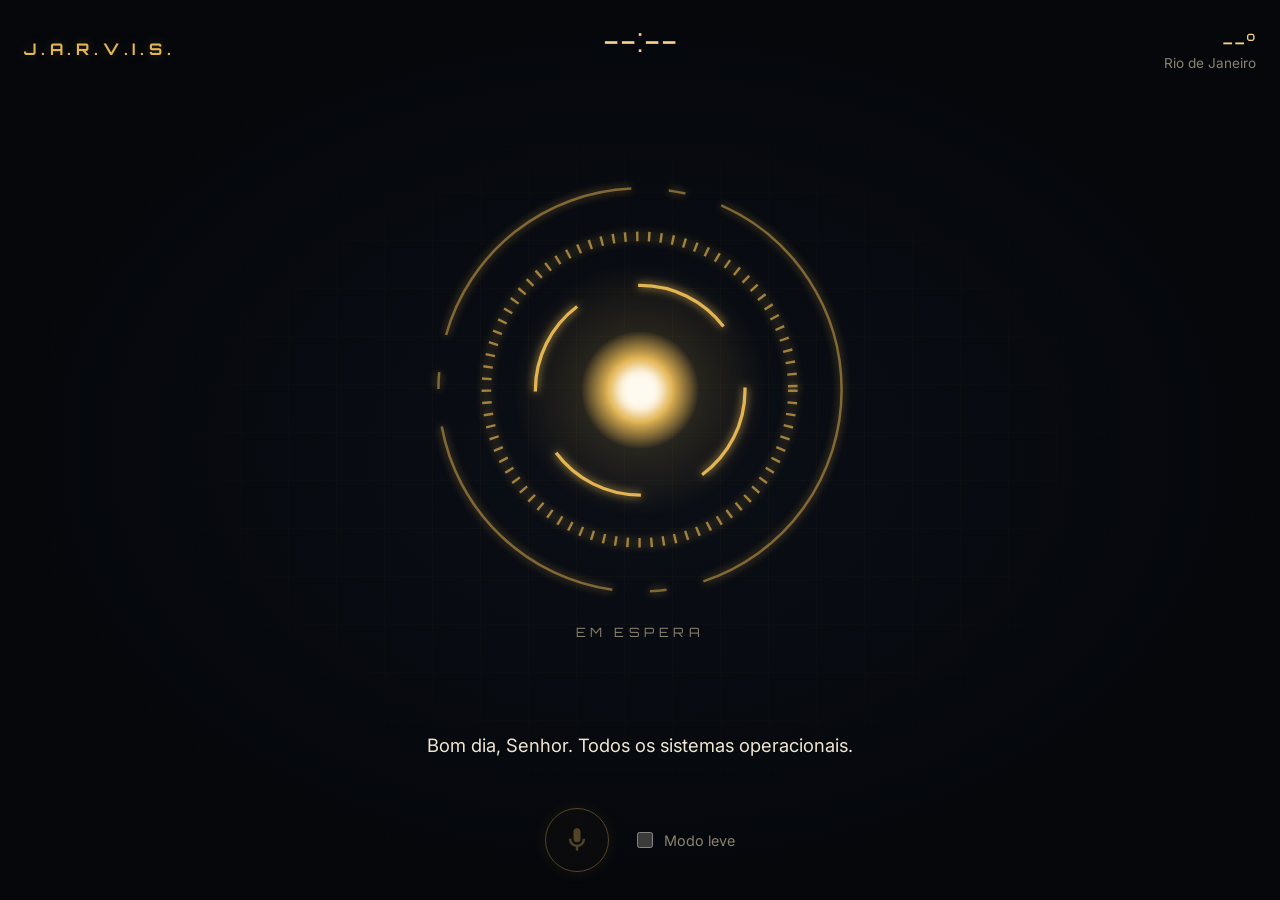
<file: jarvis-desktop/public/index.html>
<!doctype html>
<html lang="pt-BR">
<head>
<meta charset="utf-8">
<title>J.A.R.V.I.S.</title>
<meta name="viewport" content="width=device-width, initial-scale=1">
<meta name="theme-color" content="#05070b">
<link rel="preconnect" href="https://fonts.googleapis.com">
<link rel="preconnect" href="https://fonts.gstatic.com" crossorigin>
<link href="https://fonts.googleapis.com/css2?family=Inter:wght@400;500;600&family=Orbitron:wght@500;700&display=swap" rel="stylesheet">
<link rel="stylesheet" href="style.css">
</head>
<body>
  <div class="bg-grid" aria-hidden="true"></div>

  <!-- Barra de cima: nome, data/hora e clima -->
  <header class="topbar">
    <div class="brand">J.A.R.V.I.S.</div>
    <div class="info">
      <div class="clock" id="clock">--:--</div>
      <div class="date" id="date">&nbsp;</div>
    </div>
    <div class="weather" id="weather">
      <span class="weather-temp" id="weatherTemp">--°</span>
      <span class="weather-desc" id="weatherDesc">Rio de Janeiro</span>
    </div>
  </header>

  <!-- Núcleo holográfico -->
  <main class="stage">
    <div class="core" id="core" data-state="idle" title="Clique para ver os estados do núcleo">
      <svg class="ring ring-outer" viewBox="0 0 200 200" aria-hidden="true">
        <circle cx="100" cy="100" r="96" class="dash-long"/>
      </svg>
      <svg class="ring ring-mid" viewBox="0 0 200 200" aria-hidden="true">
        <circle cx="100" cy="100" r="96" class="dash-ticks"/>
      </svg>
      <svg class="ring ring-inner" viewBox="0 0 200 200" aria-hidden="true">
        <circle cx="100" cy="100" r="96" class="dash-arcs"/>
      </svg>
      <div class="orb"><div class="orb-inner"></div></div>
    </div>
    <div class="status" id="status">Em espera</div>
  </main>

  <!-- Legenda e controles -->
  <footer class="bottom">
    <div class="caption" id="caption" aria-live="polite">Bom dia, Senhor. Todos os sistemas operacionais.</div>
    <div class="controls">
      <button class="mic" id="micBtn" disabled title="A voz chega na etapa 2">
        <svg viewBox="0 0 24 24" aria-hidden="true"><path d="M12 14a3 3 0 0 0 3-3V5a3 3 0 0 0-6 0v6a3 3 0 0 0 3 3zm5-3a5 5 0 0 1-10 0H5a7 7 0 0 0 6 6.92V21h2v-3.08A7 7 0 0 0 19 11h-2z"/></svg>
      </button>
      <label class="toggle">
        <input type="checkbox" id="liteToggle">
        <span>Modo leve</span>
      </label>
    </div>
  </footer>

  <script src="app.js"></script>
</body>
</html>
</file>
<file: jarvis-desktop/public/style.css>
/* ===== Cores e medidas ===== */
:root {
  --bg: #05070b;
  --bg2: #0b0f17;
  --gold: #e3b553;
  --gold-soft: #f6d58a;
  --gold-dim: rgba(227, 181, 83, 0.25);
  --text: #efe6d2;
  --text-dim: #8a8270;
  --listen: #7fd8ff;          /* azul suave quando está ouvindo */
  --level: 0;                 /* 0 a 1: intensidade da voz (o JS muda) */
  color-scheme: dark;
}

* { box-sizing: border-box; }
html, body { height: 100%; margin: 0; }

body {
  background: radial-gradient(ellipse at center, var(--bg2) 0%, var(--bg) 70%);
  background-color: var(--bg);
  color: var(--text);
  font-family: 'Inter', -apple-system, Arial, sans-serif;
  display: flex;
  flex-direction: column;
  overflow: hidden;
  padding: 0 16px;
}

/* Grade de fundo bem discreta */
.bg-grid {
  position: fixed; inset: 0; pointer-events: none;
  background-image:
    linear-gradient(var(--gold-dim) 1px, transparent 1px),
    linear-gradient(90deg, var(--gold-dim) 1px, transparent 1px);
  background-size: 48px 48px;
  opacity: 0.12;
  mask-image: radial-gradient(ellipse at center, #000 20%, transparent 75%);
}

/* ===== Barra de cima ===== */
.topbar {
  display: grid;
  grid-template-columns: 1fr auto 1fr;
  align-items: center;
  padding: 20px 8px;
  position: relative;
}
.brand {
  font-family: 'Orbitron', Arial, sans-serif;
  font-weight: 700; letter-spacing: 0.3em;
  color: var(--gold);
  text-shadow: 0 0 12px var(--gold-dim);
}
.info { text-align: center; }
.clock {
  font-family: 'Orbitron', Arial, sans-serif;
  font-size: 2rem; color: var(--gold-soft);
  font-variant-numeric: tabular-nums;
}
.date { color: var(--text-dim); font-size: 0.9rem; text-transform: capitalize; }
.weather { text-align: right; display: flex; flex-direction: column; align-items: flex-end; }
.weather-temp { font-family: 'Orbitron', Arial, sans-serif; font-size: 1.4rem; color: var(--gold-soft); }
.weather-desc { color: var(--text-dim); font-size: 0.85rem; }

/* ===== Núcleo ===== */
.stage {
  flex: 1;
  display: flex; flex-direction: column;
  align-items: center; justify-content: center;
  gap: 24px;
  position: relative;
}
.core {
  --size: min(52vh, 72vw, 420px);
  --tint: var(--gold);
  width: var(--size); height: var(--size);
  position: relative;
  cursor: pointer;
  transform: scale(calc(1 + var(--level) * 0.06));
  transition: transform 0.08s linear;
}
.core[data-state="listening"] { --tint: var(--listen); }

.ring {
  position: absolute; inset: 0;
  width: 100%; height: 100%;
  fill: none;
  stroke: var(--tint);
  transition: stroke 0.6s;
  filter: drop-shadow(0 0 4px var(--tint));
}
.ring-outer { animation: spin 40s linear infinite; opacity: 0.55; }
.ring-mid   { inset: 12%; width: 76%; height: 76%; animation: spin 24s linear infinite reverse; opacity: 0.7; }
.ring-inner { inset: 24%; width: 52%; height: 52%; animation: spin 12s linear infinite; }

.dash-long  { stroke-width: 1.2; stroke-dasharray: 120 18 8 18; }
.dash-ticks { stroke-width: 6;   stroke-dasharray: 1.5 6; }
.dash-arcs  { stroke-width: 3;   stroke-dasharray: 90 60; }

.orb {
  position: absolute; inset: 36%;
  border-radius: 50%;
  background: radial-gradient(circle, #fff6dc 0%, var(--tint) 38%, color-mix(in srgb, var(--tint) 35%, transparent) 60%, transparent 71%);
  animation: breathe 4s ease-in-out infinite;
}
/* Halo de luz em volta do centro: cresce quando ele fala */
.orb::before {
  content: '';
  position: absolute; inset: -70%;
  border-radius: 50%;
  background: radial-gradient(circle, color-mix(in srgb, var(--tint) 45%, transparent) 0%, transparent 65%);
  opacity: calc(0.55 + var(--level) * 0.45);
  transform: scale(calc(1 + var(--level) * 0.25));
  transition: opacity 0.08s linear, transform 0.08s linear;
}
.orb-inner {
  position: absolute; inset: 30%;
  border-radius: 50%;
  background: #fffaf0;
  filter: blur(6px);
}

/* Estados */
.core[data-state="listening"] .ring-inner { animation-duration: 4s; }
.core[data-state="thinking"]  .ring-mid   { animation-duration: 3s; }
.core[data-state="thinking"]  .ring-inner { animation-duration: 2s; }
.core[data-state="speaking"]  .ring-inner { animation-duration: 6s; }

.status {
  font-family: 'Orbitron', Arial, sans-serif;
  font-size: 0.8rem; letter-spacing: 0.35em; text-transform: uppercase;
  color: var(--text-dim);
}

@keyframes spin    { to { transform: rotate(360deg); } }
@keyframes breathe { 0%, 100% { transform: scale(0.96); } 50% { transform: scale(1.04); } }

/* ===== Parte de baixo ===== */
.bottom {
  display: flex; flex-direction: column; align-items: center;
  gap: 18px; padding: 8px 0 28px;
}
.caption {
  max-width: 760px; min-height: 3.2em;
  text-align: center; font-size: 1.15rem; line-height: 1.6;
  color: var(--text);
}
.caption .you { color: var(--text-dim); font-style: italic; }

.controls { display: flex; align-items: center; gap: 24px; }

.mic {
  width: 64px; height: 64px; border-radius: 50%;
  border: 1px solid var(--gold);
  background: rgba(227, 181, 83, 0.08);
  display: grid; place-items: center;
  cursor: pointer;
  box-shadow: 0 0 16px var(--gold-dim);
  transition: background 0.2s, box-shadow 0.2s, border-color 0.2s;
}
.mic svg { width: 28px; height: 28px; fill: var(--gold); }
.mic:hover:not(:disabled) { background: rgba(227, 181, 83, 0.18); }
.mic:disabled { opacity: 0.35; cursor: not-allowed; }
.mic.on { border-color: var(--listen); box-shadow: 0 0 24px var(--listen); }
.mic.on svg { fill: var(--listen); }

.toggle {
  display: flex; align-items: center; gap: 8px;
  color: var(--text-dim); font-size: 0.9rem; cursor: pointer; user-select: none;
}
.toggle input { accent-color: var(--gold); width: 16px; height: 16px; }

/* ===== Modo leve: sem brilho, sem desfoque, animações mínimas ===== */
body.lite .bg-grid { display: none; }
body.lite .ring { filter: none; }
body.lite .ring-outer, body.lite .ring-mid { animation: none; }
body.lite .ring-inner { animation-duration: 20s; }
body.lite .orb { animation: none; }
body.lite .orb::before { opacity: 0.4; transform: none; transition: none; }
body.lite .orb-inner { filter: none; }
body.lite .brand { text-shadow: none; }
body.lite .core { transition: none; }

@media (prefers-reduced-motion: reduce) {
  .ring, .orb { animation: none !important; }
}

/* Telas pequenas */
@media (max-width: 600px) {
  .topbar { grid-template-columns: 1fr 1fr; row-gap: 8px; }
  .info { grid-column: 1 / -1; order: -1; }
  .weather { grid-column: 2; }
  .clock { font-size: 1.6rem; }
}
</file>
